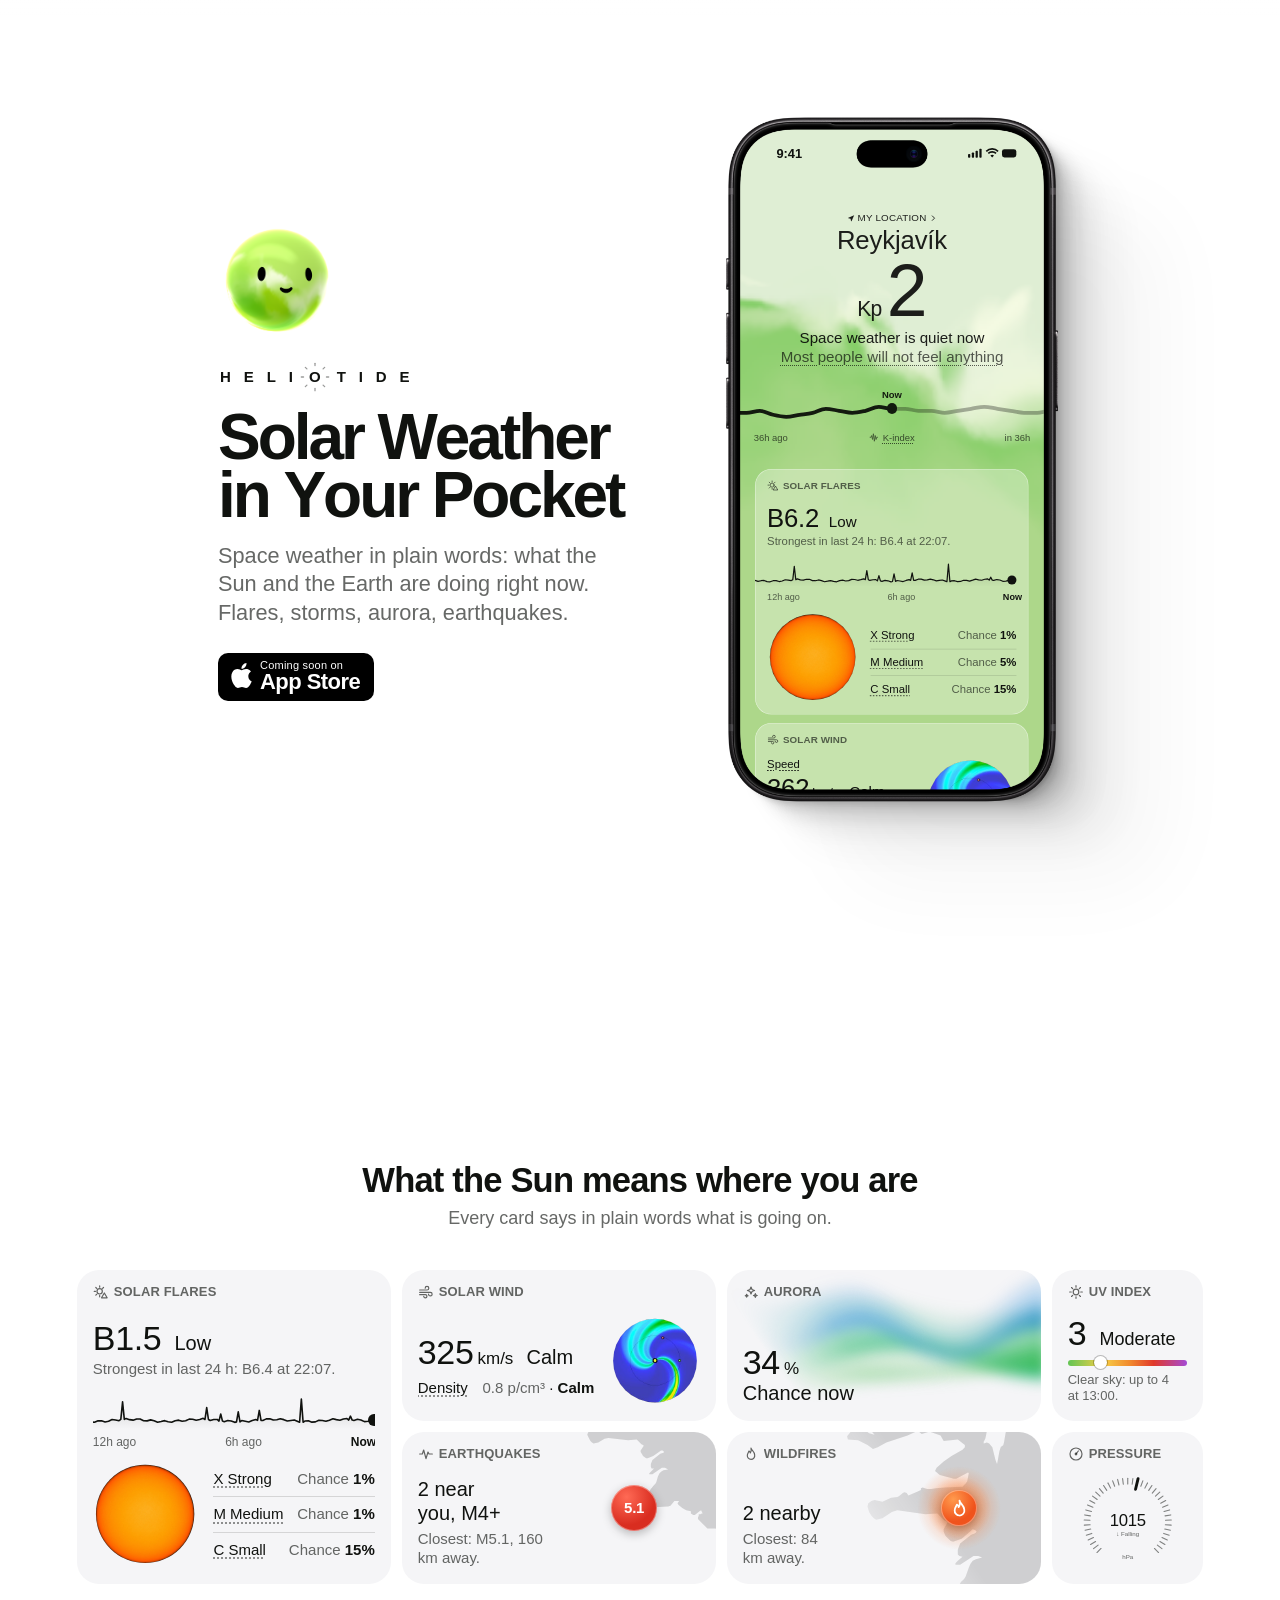
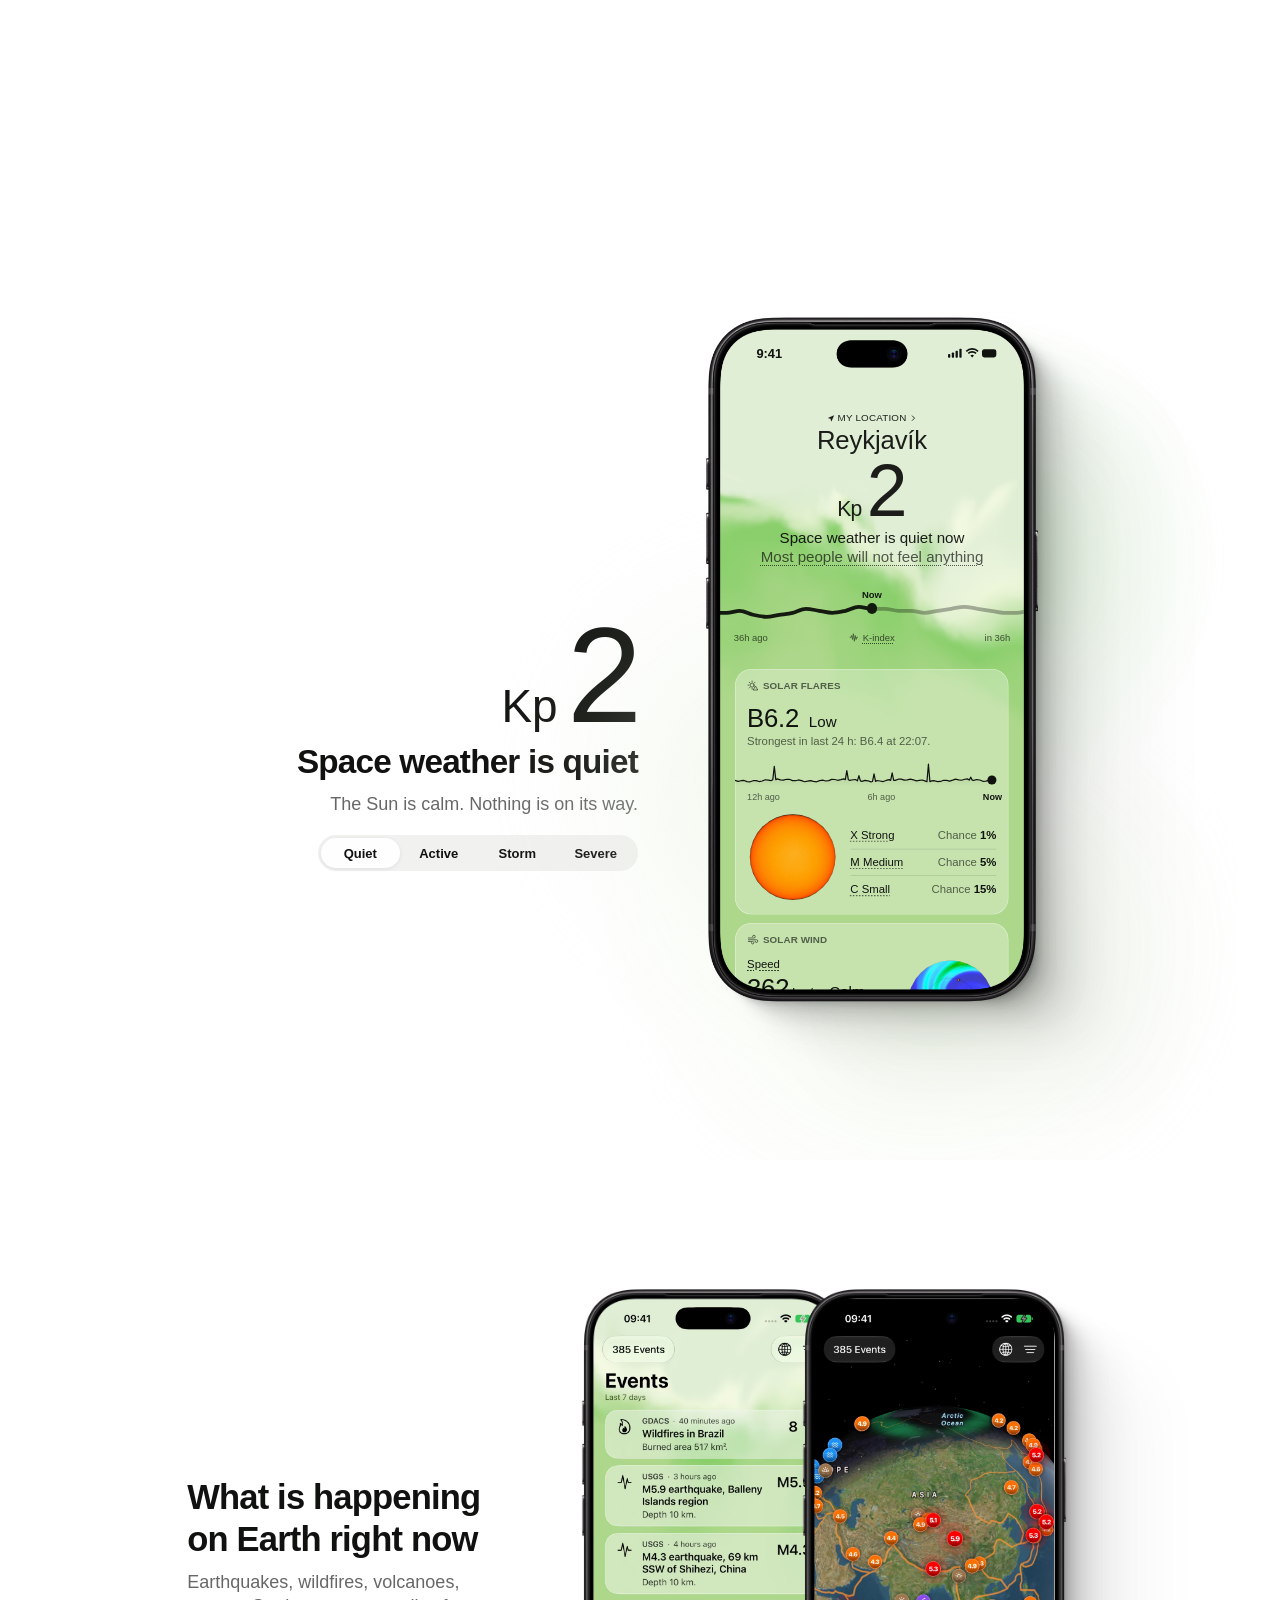
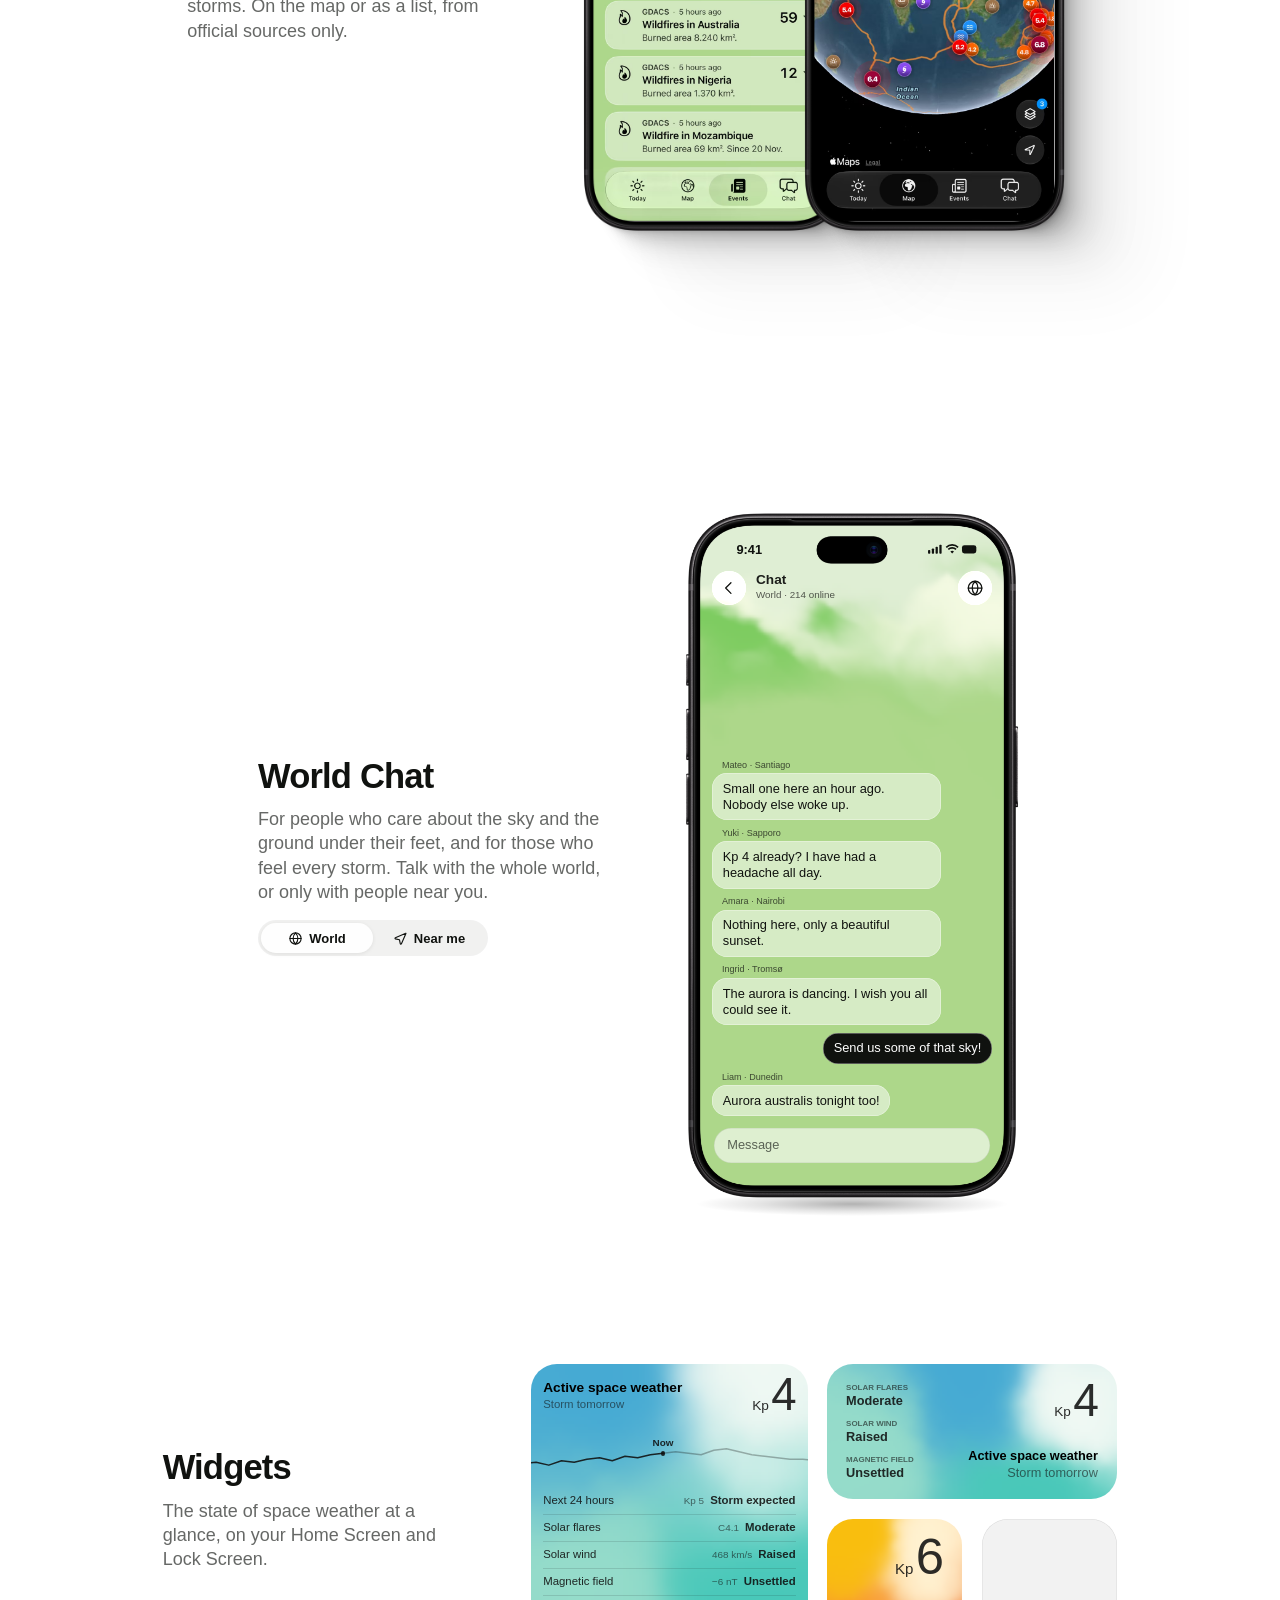
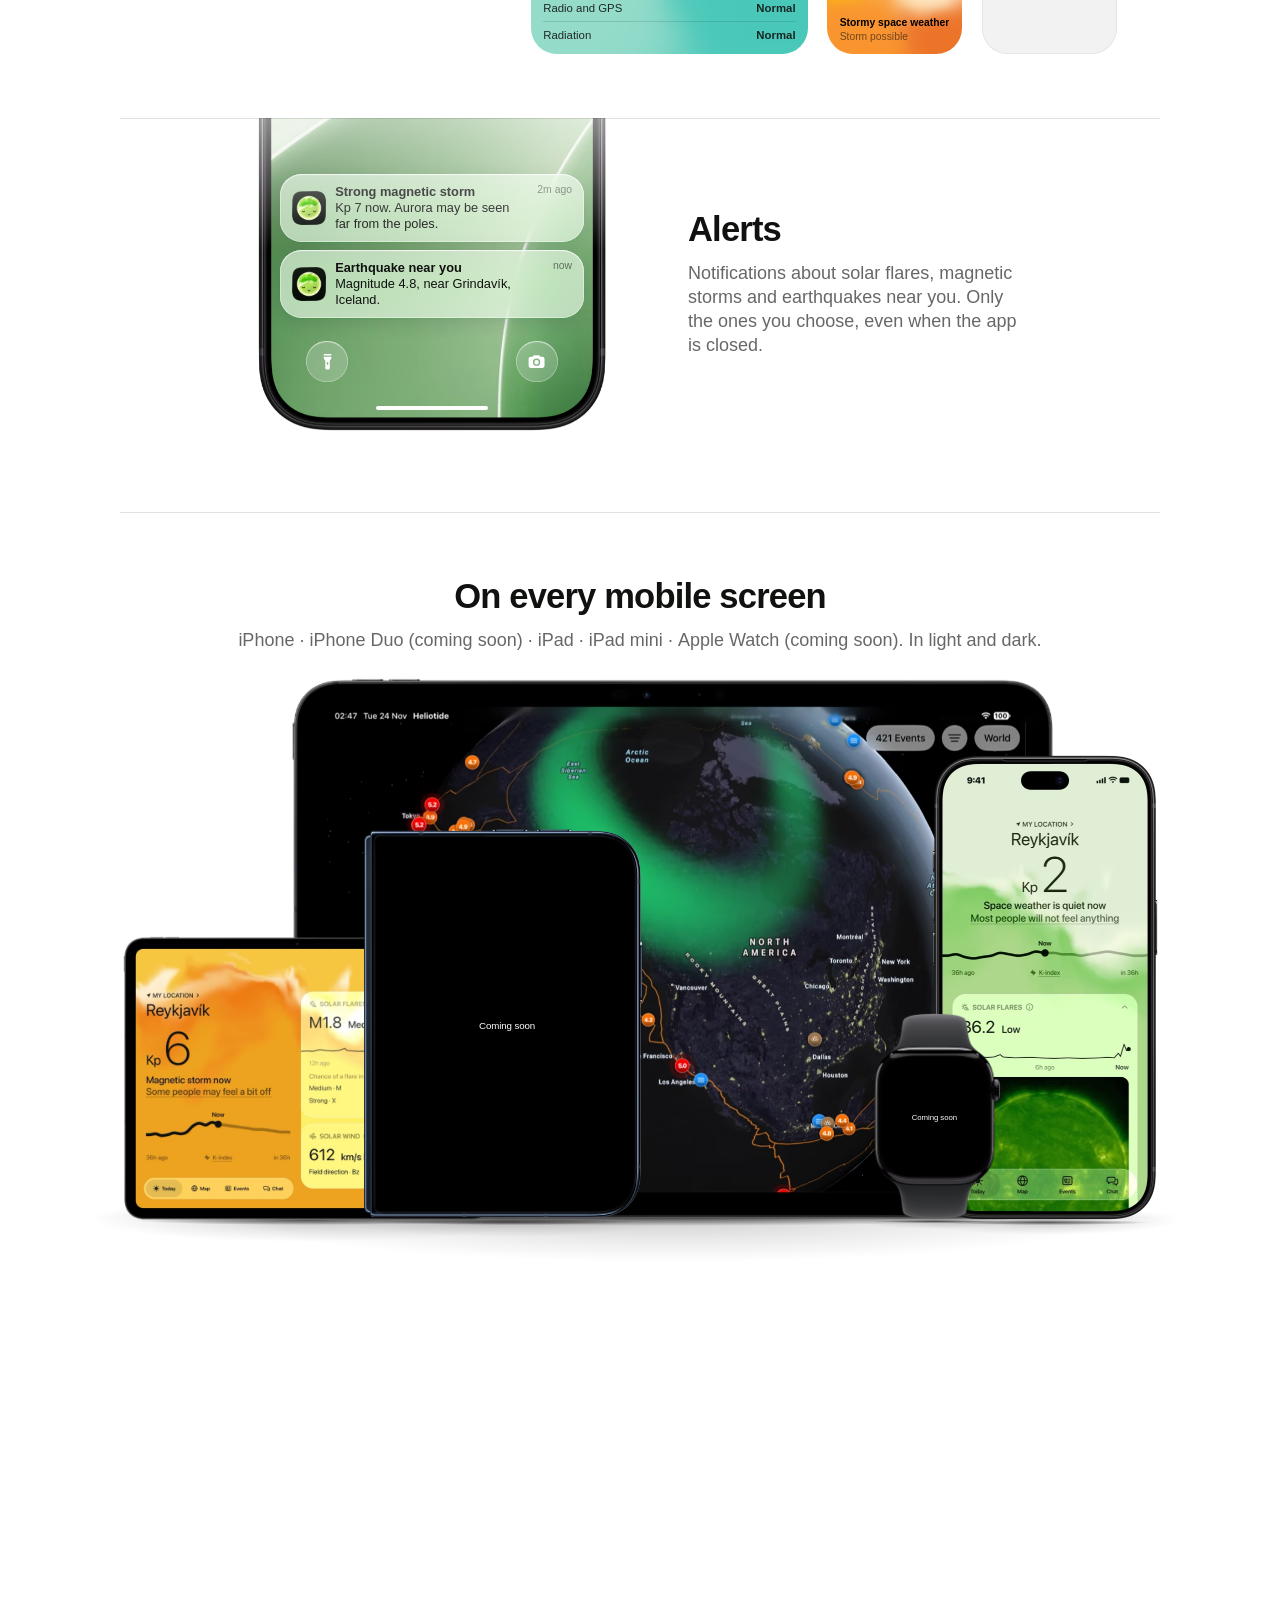
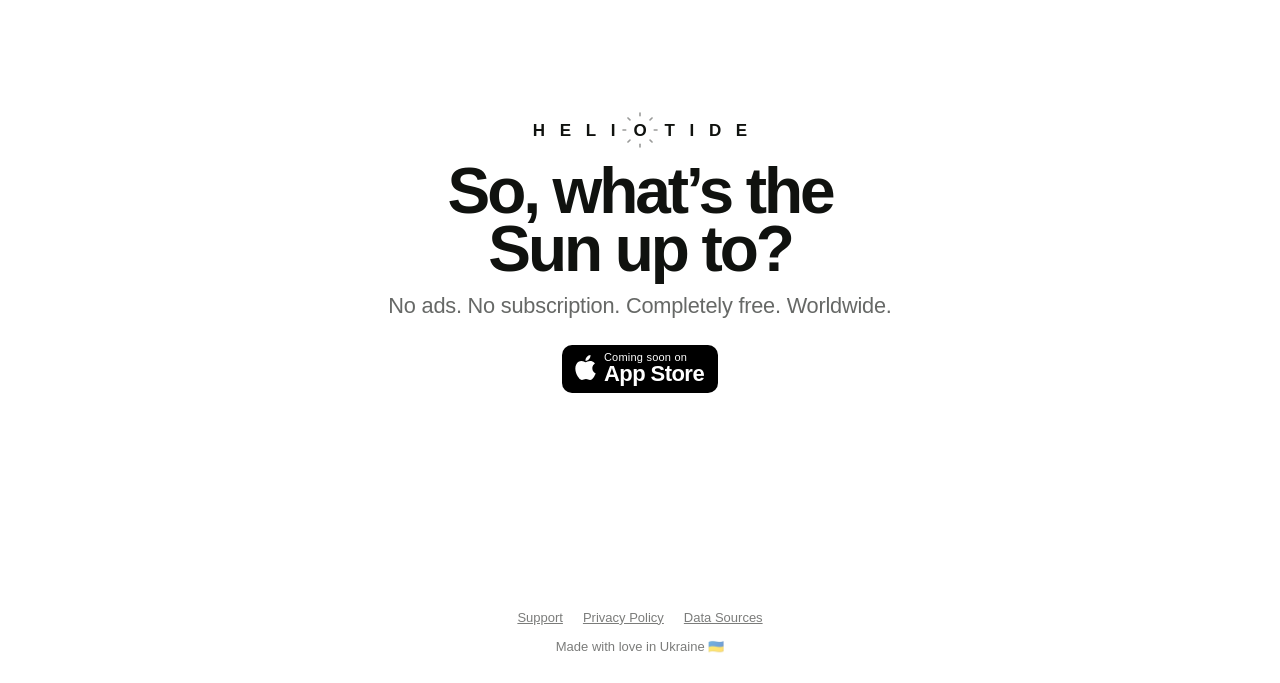
<file: index.html>
<!doctype html>
<html lang="en">
<head>
  <meta charset="utf-8">
  <meta name="viewport" content="width=device-width, initial-scale=1, viewport-fit=cover">
  <title>Heliotide: Space Weather, Solar Flares and Earthquakes</title>
  <meta name="description" content="Free iPhone and iPad app for space weather in plain words: live K-index, solar flares, solar wind, aurora, magnetic storm alerts and earthquakes near you.">
  <link rel="canonical" href="https://heliotide.app/">
  <meta name="color-scheme" content="light dark">
  <meta name="theme-color" content="#ffffff" media="(prefers-color-scheme: light)">
  <meta name="theme-color" content="#121214" media="(prefers-color-scheme: dark)">
  <meta name="referrer" content="no-referrer">
  <meta name="format-detection" content="telephone=no">
  <meta property="og:type" content="website">
  <meta property="og:site_name" content="Heliotide">
  <meta property="og:title" content="Heliotide: Solar Weather in Your Pocket">
  <meta property="og:description" content="Space weather in plain words: what the Sun and the Earth are doing right now. A free app for iPhone and iPad.">
  <meta property="og:url" content="https://heliotide.app/">
  <meta property="og:image" content="https://heliotide.app/img/og-2.jpg">
  <meta property="og:image:width" content="1200">
  <meta property="og:image:height" content="630">
  <meta property="og:image:alt" content="The Heliotide orb with a sleepy face next to an iPhone that shows Reykjavík: Kp 2, space weather is quiet now">
  <meta property="og:locale" content="en_US">
  <meta name="twitter:card" content="summary_large_image">
  <link rel="icon" href="favicon.ico" sizes="32x32">
  <link rel="icon" type="image/png" sizes="96x96" href="img/favicon-96.png">
  <link rel="icon" type="image/png" sizes="192x192" href="img/favicon-192.png">
  <link rel="apple-touch-icon" href="img/apple-touch-icon.png">
  <script type="application/ld+json">{"@context":"https://schema.org","@graph":[{"@type":"WebSite","@id":"https://heliotide.app/#site","name":"Heliotide","url":"https://heliotide.app/","inLanguage":"en"},{"@type":"MobileApplication","@id":"https://heliotide.app/#app","name":"Heliotide: Space Weather","url":"https://heliotide.app/","image":"https://heliotide.app/img/favicon-512.png","description":"Space weather in plain words: live K-index, solar flares, solar wind, aurora, alerts and earthquakes near you.","operatingSystem":"iOS 18 or later, iPadOS 18 or later","applicationCategory":"UtilitiesApplication","isAccessibleForFree":true,"offers":{"@type":"Offer","price":"0","priceCurrency":"USD"}}]}</script>
  <style>html,body{background:#fff}@media (prefers-color-scheme:dark){html,body{background:#121214}}</style>
  <link rel="stylesheet" href="site.css?v=38">
  <noscript><style>.soft, .family .m, [data-write], #hero .intro > *, #hero .show, #bar .word > span { opacity: 1 !important; filter: none !important; transform: none !important; } #status { display: none; }</style></noscript>
</head>
<body>
  <i class="veil" aria-hidden="true"></i>
  <div id="bar"><i class="haze a"></i><i class="haze b"></i><div class="word" role="img" aria-label="Heliotide"><span style="--i:0">H</span><span style="--i:1">E</span><span style="--i:2">L</span><span style="--i:3">I</span><span class="sun_" style="--i:4"><svg viewBox="-100 -100 200 200" aria-hidden="true"><line style="--i:0" x1="0.0" y1="-62.0" x2="0.0" y2="-74.0"/><line style="--i:1" x1="43.8" y1="-43.8" x2="52.3" y2="-52.3"/><line style="--i:2" x1="62.0" y1="0.0" x2="74.0" y2="0.0"/><line style="--i:3" x1="43.8" y1="43.8" x2="52.3" y2="52.3"/><line style="--i:4" x1="0.0" y1="62.0" x2="0.0" y2="74.0"/><line style="--i:5" x1="-43.8" y1="43.8" x2="-52.3" y2="52.3"/><line style="--i:6" x1="-62.0" y1="0.0" x2="-74.0" y2="0.0"/><line style="--i:7" x1="-43.8" y1="-43.8" x2="-52.3" y2="-52.3"/></svg><div class="o" data-orb="bar"></div><b>O</b></span><span style="--i:5">T</span><span style="--i:6">I</span><span style="--i:7">D</span><span style="--i:8">E</span></div></div>

  <main>
    <section class="part split" id="hero">
      <div class="intro">
        <div class="slot" data-orb="hero"></div>
        <div class="word heroword" role="img" aria-label="Heliotide"><span style="--i:0">H</span><span style="--i:1">E</span><span style="--i:2">L</span><span style="--i:3">I</span><span class="sun_" style="--i:4"><svg viewBox="-100 -100 200 200" aria-hidden="true"><line style="--i:0" x1="0.0" y1="-62.0" x2="0.0" y2="-74.0"/><line style="--i:1" x1="43.8" y1="-43.8" x2="52.3" y2="-52.3"/><line style="--i:2" x1="62.0" y1="0.0" x2="74.0" y2="0.0"/><line style="--i:3" x1="43.8" y1="43.8" x2="52.3" y2="52.3"/><line style="--i:4" x1="0.0" y1="62.0" x2="0.0" y2="74.0"/><line style="--i:5" x1="-43.8" y1="43.8" x2="-52.3" y2="52.3"/><line style="--i:6" x1="-62.0" y1="0.0" x2="-74.0" y2="0.0"/><line style="--i:7" x1="-43.8" y1="-43.8" x2="-52.3" y2="-52.3"/></svg><b>O</b></span><span style="--i:5">T</span><span style="--i:6">I</span><span style="--i:7">D</span><span style="--i:8">E</span></div>
        <h1 data-write="char">Solar Weather in Your Pocket</h1>
        <p data-write="word" style="--s:.45s">Space weather in plain words: what the Sun and the Earth are doing right now. Flares, storms, aurora, earthquakes.</p>
        <span class="store soon" role="img" aria-label="Coming soon on the App Store"><svg class="apple" viewBox="0 0 24 24" aria-hidden="true"><path d="M12.152 6.896c-.948 0-2.415-1.078-3.96-1.04-2.04.027-3.91 1.183-4.961 3.014-2.117 3.675-.546 9.103 1.519 12.09 1.013 1.454 2.208 3.09 3.792 3.039 1.52-.065 2.09-.987 3.935-.987 1.831 0 2.35.987 3.96.948 1.637-.026 2.676-1.48 3.676-2.948 1.156-1.688 1.636-3.325 1.662-3.415-.039-.013-3.182-1.221-3.22-4.857-.026-3.04 2.48-4.494 2.597-4.559-1.429-2.09-3.623-2.324-4.39-2.376-2-.156-3.675 1.09-4.61 1.09zM15.53 3.83c.843-1.012 1.4-2.427 1.245-3.83-1.207.052-2.662.805-3.532 1.818-.78.896-1.454 2.338-1.273 3.714 1.338.104 2.715-.688 3.559-1.701"/></svg><span><small>Coming soon on</small><b>App Store</b></span></span>
      </div>
      <div class="show holder" aria-hidden="true"><div class="dev phone" data-screen="phone"></div></div>
    </section>

    <section class="part" id="today">
      <div class="lead"><h2 data-write="word">What the Sun means where you are</h2><p data-write="word" style="--s:.25s">Every card says in plain words what is going on.</p></div>
      <div id="bento" class="mosaic"></div>
    </section>

    <section class="part split" id="status" aria-label="Space weather now">
      <div class="tell">
        <div class="slot so" data-orb="status" data-look="#kp" data-nofollow></div>
        <div class="soft"><p class="kp"><small>Kp</small><span id="kp"></span></p></div>
        <div class="soft" style="--d:.08s"><h2 id="state"></h2></div>
        <div class="soft" style="--d:.16s"><p id="means"></p></div>
        <div class="soft" style="--d:.24s"><div class="segments" role="group" aria-label="Show"><div class="thumb"></div><button type="button">Quiet</button><button type="button">Active</button><button type="button">Storm</button><button type="button">Severe</button></div></div>
      </div>
      <div class="holder soft rise" aria-hidden="true"><div class="aura"><i class="a0"></i><i class="a1"></i><i class="a2"></i><i class="a3"></i></div><div class="dev phone" data-screen="phone"></div></div>
    </section>

    <section class="part split" id="events">
      <div class="lead"><h2 data-write="word">What is happening on Earth right now</h2><p data-write="word" style="--s:.35s">Earthquakes, wildfires, volcanoes, storms. On the map or as a list, from official sources only.</p></div>
      <div class="pair">
        <div class="soft rise"><div class="dev phone"><picture><source media="(prefers-color-scheme: dark)" type="image/avif" srcset="img/events-dark.avif"><source media="(prefers-color-scheme: dark)" srcset="img/events-dark.jpg"><source type="image/avif" srcset="img/events-light.avif"><img class="shot" src="img/events-light.jpg" alt="A list of earthquakes and wildfires" loading="lazy"></picture></div></div>
        <div class="soft rise" style="--d:.14s"><div class="dev phone"><picture><source type="image/avif" srcset="img/map.avif"><img class="shot" data-tone="dark" src="img/map.jpg" alt="A globe with earthquakes and the aurora" loading="lazy"></picture></div></div>
      </div>
    </section>

    <section class="part split" id="chat">
      <div class="lead"><h2 data-write="word">World Chat</h2><p data-write="word" style="--s:.15s">For people who care about the sky and the ground under their feet, and for those who feel every storm. Talk with the whole world, or only with people near you.</p><div class="soft" style="--d:.3s"><div class="segments" role="group" aria-label="Room"><div class="thumb"></div><button type="button"><svg class="ic" viewBox="0 0 24 24" aria-hidden="true"><circle cx="12" cy="12" r="9"/><path d="M3 12h18M12 3c3 3 3.8 6 3.8 9s-.8 6-3.8 9c-3-3-3.8-6-3.8-9S9 6 12 3Z"/></svg>World</button><button type="button"><svg class="ic" viewBox="0 0 24 24" aria-hidden="true"><path d="M20.5 3.5 3.8 10.7c-.9.4-.8 1.6.1 1.9l6.4 1.3 1.3 6.4c.2 1 1.5 1.1 1.9.2l7.2-16.6c.1-.3-.1-.5-.2-.4Z"/></svg>Near me</button></div></div></div>
      <div class="holder soft rise"><div class="dev phone" data-screen="chat" aria-hidden="true"></div><div class="pal a" aria-hidden="true"></div><div class="pal b" aria-hidden="true"></div><div class="pal c" aria-hidden="true"></div><div class="pal d" aria-hidden="true"></div></div>
    </section>

    <section class="part split more" id="widgets">
      <div class="lead"><h2 data-write="word">Widgets</h2><p data-write="word" style="--s:.15s">The state of space weather at a glance, on your Home Screen and Lock Screen.</p></div>
      <div class="rail" aria-hidden="true">
        <div class="w large soft rise" data-widget="large" data-shift="1"></div>
        <div class="col">
          <div class="w medium soft rise" style="--d:.1s" data-widget="medium" data-shift="2"></div>
          <div class="line"><div class="w small soft rise" style="--d:.2s" data-widget="small" data-shift="3"></div><div class="otile soft rise" style="--d:.3s"><div class="slot" data-orb="widgets" data-look="#widgets .w.medium" data-feel="smile curious smile content"></div></div></div>
        </div>
      </div>
    </section>

    <section class="part split more" id="alerts">
      <div class="lead"><h2 data-write="word">Alerts</h2><p data-write="word" style="--s:.15s">Notifications about solar flares, magnetic storms and earthquakes near you. Only the ones you choose, even when the app is closed.</p></div>
      <div class="low soft rise" aria-hidden="true"><div class="dev phone" data-screen="lock"></div></div>
    </section>

    <section class="part more" id="devices">
      <div class="lead"><h2 data-write="word">On every mobile screen</h2><p data-write="word" style="--s:.15s">iPhone · iPhone Duo (coming soon) · iPad · iPad mini · Apple Watch (coming soon). In light and dark.</p></div>
      <div class="family soft-set">
        <div class="m m-ipad from-r"><picture><source type="image/avif" srcset="img/family-ipad-light.avif"><img src="img/family-ipad-light.png" alt="The map of Heliotide on an iPad" loading="lazy" draggable="false"></picture></div>
        <div class="m m-mini from-l"><picture><source media="(prefers-color-scheme: dark)" type="image/avif" srcset="img/family-mini-dark.avif"><source media="(prefers-color-scheme: dark)" srcset="img/family-mini-dark.png"><source type="image/avif" srcset="img/family-mini-light.avif"><img src="img/family-mini-light.png" alt="Today on an iPad mini during a magnetic storm" loading="lazy" draggable="false"></picture></div>
        <!-- Duo is not supported yet (release 11-27): the real chat screen comes back later.
        <div class="m m-duo from-l"><picture><source media="(prefers-color-scheme: dark)" type="image/avif" srcset="img/family-duoc-dark.avif"><source media="(prefers-color-scheme: dark)" srcset="img/family-duoc-dark.png"><source type="image/avif" srcset="img/family-duoc-light.avif"><img src="img/family-duoc-light.png" alt="World Chat on a closed iPhone Duo" loading="lazy" draggable="false"></picture></div> -->
        <div class="m m-duo from-l"><picture><source type="image/avif" srcset="img/family-duo-soon.avif"><img src="img/family-duo-soon.png" alt="iPhone Duo, coming soon" loading="lazy" draggable="false"></picture><span class="later" aria-hidden="true">Coming soon</span></div>
        <div class="m m-phone from-r"><picture><source media="(prefers-color-scheme: dark)" type="image/avif" srcset="img/family-phone-dark.avif"><source media="(prefers-color-scheme: dark)" srcset="img/family-phone-dark.png"><source type="image/avif" srcset="img/family-phone-light.avif"><img src="img/family-phone-light.png" alt="Today on an iPhone, quiet space weather" loading="lazy" draggable="false"></picture></div>
        <!-- Apple Watch is not supported yet (release 11-27): the real screen comes back later.
        <div class="m m-watch from-r"><picture><source type="image/avif" srcset="img/family-watch-light.avif"><img src="img/family-watch-light.png" alt="Heliotide on an Apple Watch: quiet space weather, Kp 3" loading="lazy" draggable="false"></picture></div> -->
        <div class="m m-watch from-r"><picture><source type="image/avif" srcset="img/family-watch-soon.avif"><img src="img/family-watch-soon.png" alt="Apple Watch, coming soon" loading="lazy" draggable="false"></picture><span class="later" aria-hidden="true">Coming soon</span></div>
      </div>
    </section>

    <section class="part split" id="end">
      <div class="lead">
        <div class="word endword" role="img" aria-label="Heliotide"><span style="--i:0">H</span><span style="--i:1">E</span><span style="--i:2">L</span><span style="--i:3">I</span><span class="sun_" style="--i:4"><svg viewBox="-100 -100 200 200" aria-hidden="true"><line style="--i:0" x1="0.0" y1="-62.0" x2="0.0" y2="-74.0"/><line style="--i:1" x1="43.8" y1="-43.8" x2="52.3" y2="-52.3"/><line style="--i:2" x1="62.0" y1="0.0" x2="74.0" y2="0.0"/><line style="--i:3" x1="43.8" y1="43.8" x2="52.3" y2="52.3"/><line style="--i:4" x1="0.0" y1="62.0" x2="0.0" y2="74.0"/><line style="--i:5" x1="-43.8" y1="43.8" x2="-52.3" y2="52.3"/><line style="--i:6" x1="-62.0" y1="0.0" x2="-74.0" y2="0.0"/><line style="--i:7" x1="-43.8" y1="-43.8" x2="-52.3" y2="-52.3"/></svg><b>O</b></span><span style="--i:5">T</span><span style="--i:6">I</span><span style="--i:7">D</span><span style="--i:8">E</span></div>
        <h2 data-write="word">So, what’s the Sun up to?</h2>
        <p class="deal" data-write="word" style="--s:.3s">No ads. No subscription. Completely free. Worldwide.</p>
        <span class="store soon" role="img" aria-label="Coming soon on the App Store"><svg class="apple" viewBox="0 0 24 24" aria-hidden="true"><path d="M12.152 6.896c-.948 0-2.415-1.078-3.96-1.04-2.04.027-3.91 1.183-4.961 3.014-2.117 3.675-.546 9.103 1.519 12.09 1.013 1.454 2.208 3.09 3.792 3.039 1.52-.065 2.09-.987 3.935-.987 1.831 0 2.35.987 3.96.948 1.637-.026 2.676-1.48 3.676-2.948 1.156-1.688 1.636-3.325 1.662-3.415-.039-.013-3.182-1.221-3.22-4.857-.026-3.04 2.48-4.494 2.597-4.559-1.429-2.09-3.623-2.324-4.39-2.376-2-.156-3.675 1.09-4.61 1.09zM15.53 3.83c.843-1.012 1.4-2.427 1.245-3.83-1.207.052-2.662.805-3.532 1.818-.78.896-1.454 2.338-1.273 3.714 1.338.104 2.715-.688 3.559-1.701"/></svg><span><small>Coming soon on</small><b>App Store</b></span></span>
      </div>
      <div class="slot art" data-orb="end" data-look="#end .store"></div>
    </section>
  </main>
  <footer>
    <nav aria-label="Pages"><a href="support/">Support</a><a href="privacy/">Privacy Policy</a><a href="sources/">Data Sources</a></nav>
    <p class="love">Made with love in Ukraine <span role="img" aria-label="flag of Ukraine">🇺🇦</span></p>
  </footer>
  <script src="base.js?v=38"></script>
  <script src="shaders.js?v=38"></script>
  <script src="face.js?v=38"></script>
  <script src="app.js?v=38"></script>
  <script src="site.js?v=38"></script>
</body>
</html>
</file>
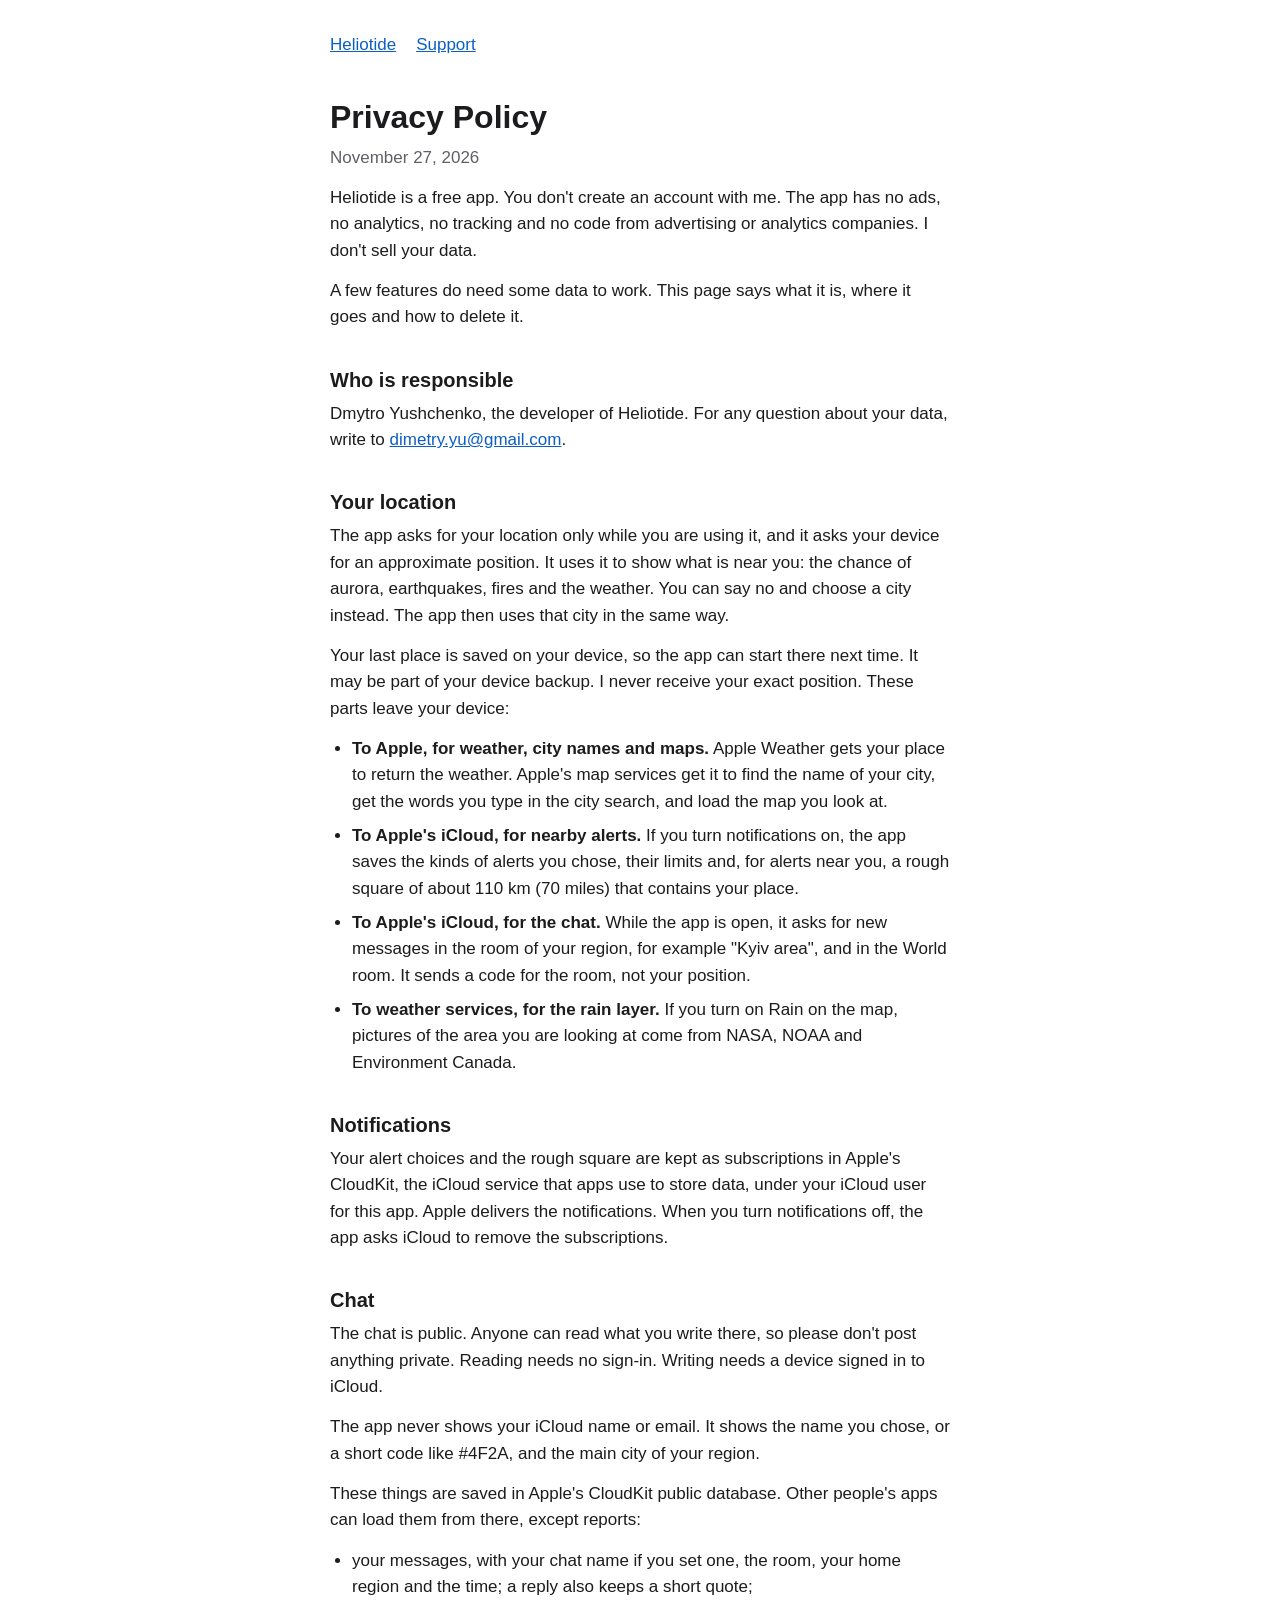
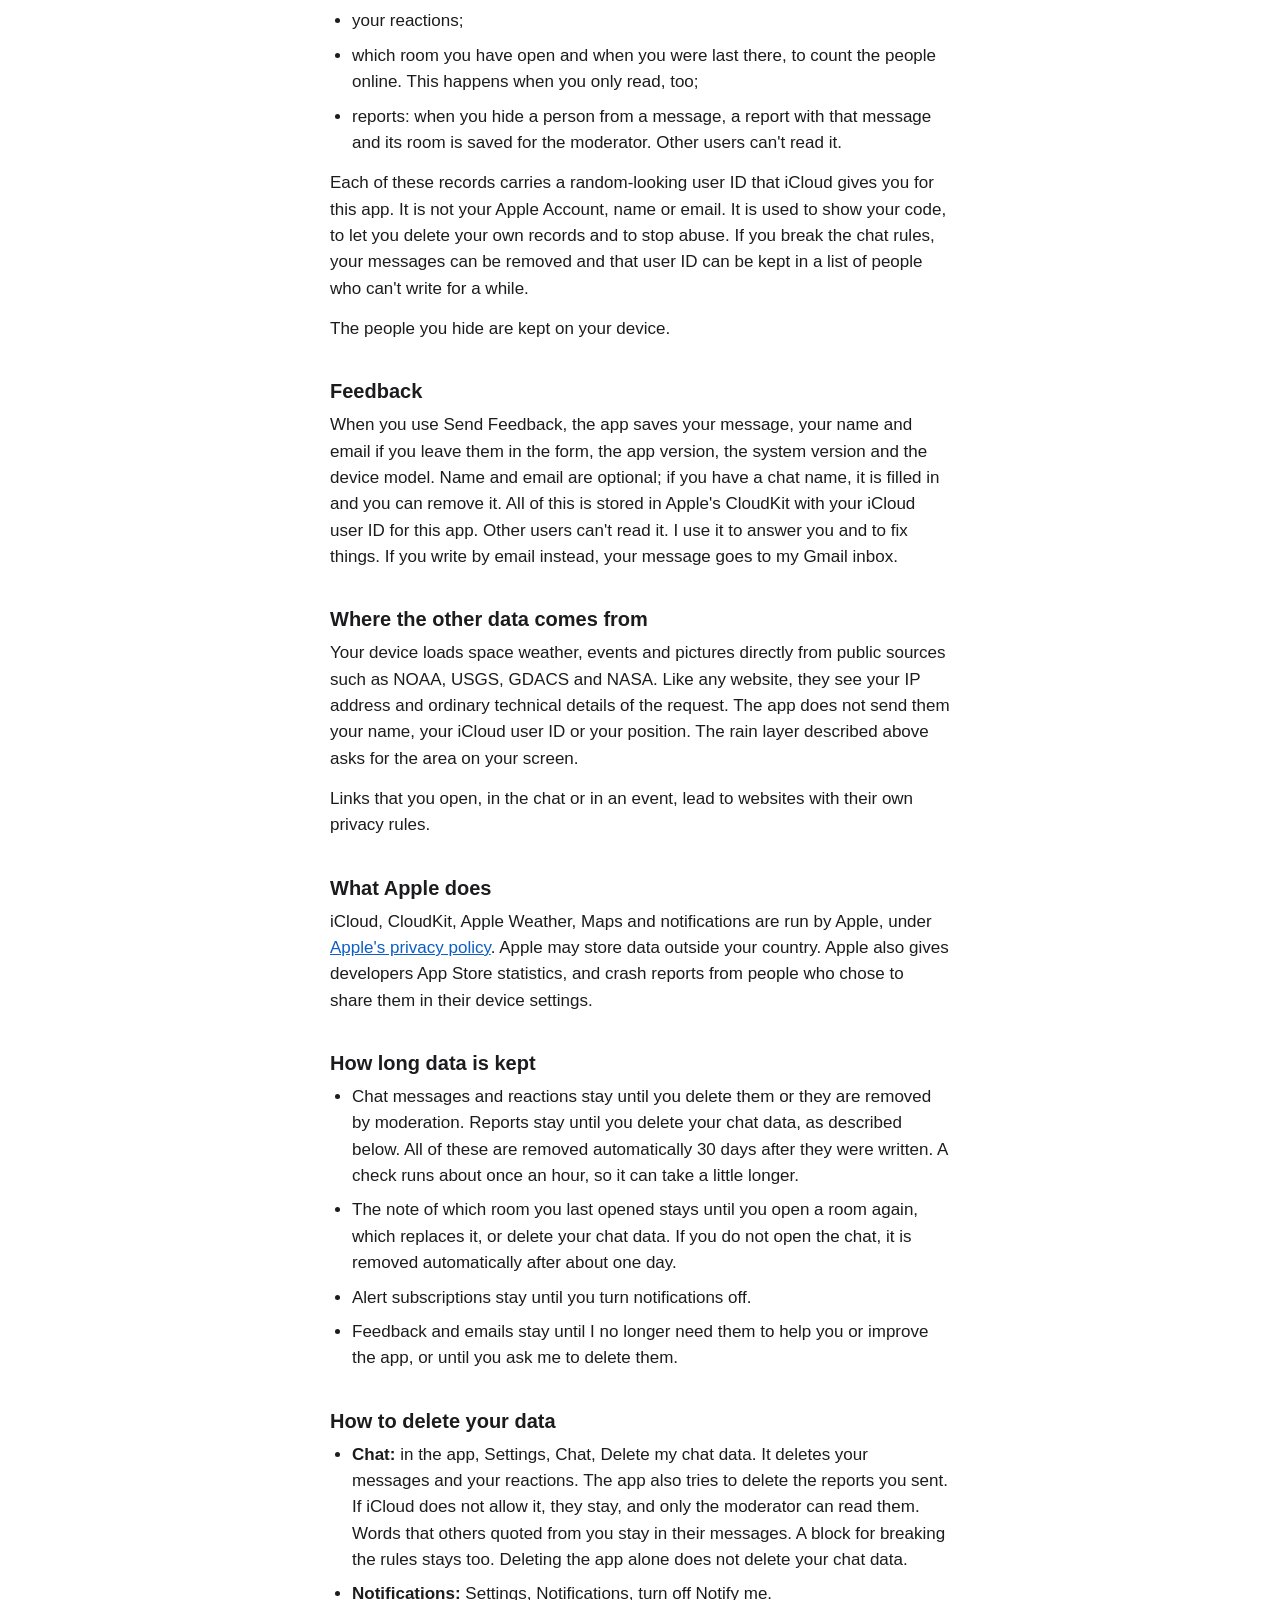
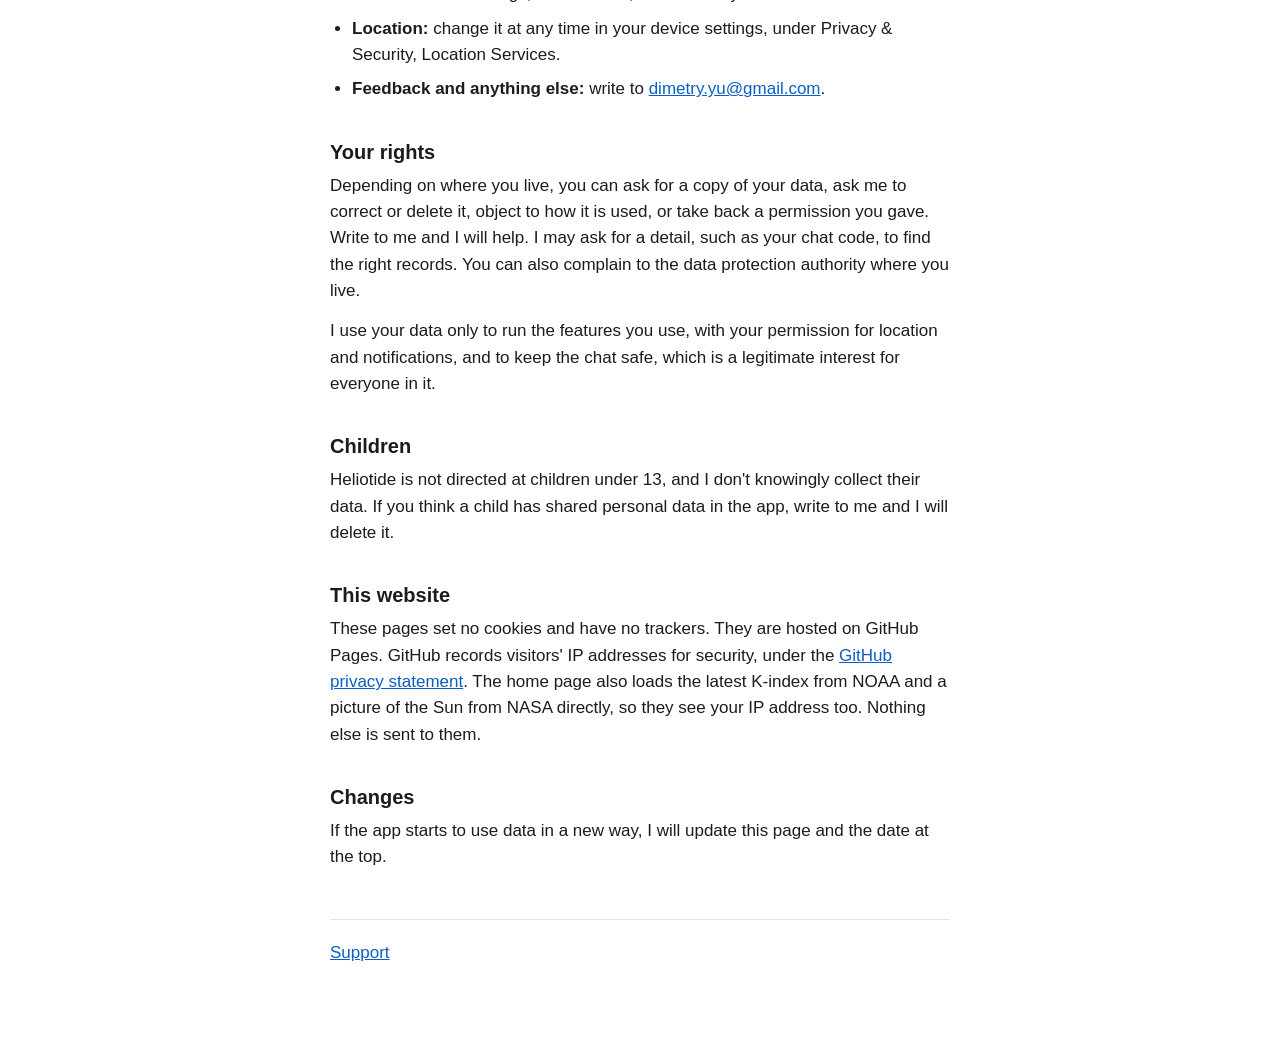
<file: privacy/index.html>
<!doctype html>
<html lang="en">
<head>
  <meta charset="utf-8">
  <meta name="viewport" content="width=device-width, initial-scale=1">
  <title>Privacy Policy · Heliotide</title>
  <meta name="description" content="What the Heliotide app does with your data, in plain words.">
  <link rel="canonical" href="https://heliotide.app/privacy/">
  <meta name="color-scheme" content="light dark">
  <meta name="referrer" content="no-referrer">
  <link rel="icon" href="data:,">
  <style>
    :root { color-scheme: light dark; --bg: #ffffff; --text: #1c1c1e; --quiet: #5f5f65; --line: #e3e3e6; --link: #0b5fc4; }
    @media (prefers-color-scheme: dark) {
      :root { --bg: #121214; --text: #f2f2f4; --quiet: #a5a5ab; --line: #2f2f33; --link: #7ab8ff; }
    }
    * { box-sizing: border-box; }
    body { margin: 0; background: var(--bg); color: var(--text); font: 17px/1.55 -apple-system, BlinkMacSystemFont, "Segoe UI", Roboto, sans-serif; -webkit-text-size-adjust: 100%; overflow-wrap: break-word; }
    .page { max-width: 660px; margin: 0 auto; padding: 24px 20px 64px; }
    nav { display: flex; gap: 20px; }
    nav a, footer a { display: inline-block; padding: 8px 0; }
    h1 { font-size: 32px; line-height: 1.2; margin: 32px 0 8px; }
    h2 { font-size: 20px; line-height: 1.3; margin: 36px 0 8px; }
    p, ul { margin: 0 0 14px; }
    ul { padding-left: 22px; }
    li { margin-bottom: 8px; }
    a { color: var(--link); }
    .quiet { color: var(--quiet); }
    footer { margin-top: 48px; padding-top: 12px; border-top: 1px solid var(--line); color: var(--quiet); }
  </style>
</head>
<body>
  <div class="page">
    <nav aria-label="Pages">
      <a href="../">Heliotide</a>
      <a href="../support/">Support</a>
    </nav>
    <main>
      <h1>Privacy Policy</h1>
      <p class="quiet">November 27, 2026</p>
      <p>Heliotide is a free app. You don't create an account with me. The app has no ads, no analytics, no tracking and no code from advertising or analytics companies. I don't sell your data.</p>
      <p>A few features do need some data to work. This page says what it is, where it goes and how to delete it.</p>

      <h2>Who is responsible</h2>
      <p>Dmytro Yushchenko, the developer of Heliotide. For any question about your data, write to <a href="mailto:dimetry.yu@gmail.com">dimetry.yu@gmail.com</a>.</p>

      <h2>Your location</h2>
      <p>The app asks for your location only while you are using it, and it asks your device for an approximate position. It uses it to show what is near you: the chance of aurora, earthquakes, fires and the weather. You can say no and choose a city instead. The app then uses that city in the same way.</p>
      <p>Your last place is saved on your device, so the app can start there next time. It may be part of your device backup. I never receive your exact position. These parts leave your device:</p>
      <ul>
        <li><strong>To Apple, for weather, city names and maps.</strong> Apple Weather gets your place to return the weather. Apple's map services get it to find the name of your city, get the words you type in the city search, and load the map you look at.</li>
        <li><strong>To Apple's iCloud, for nearby alerts.</strong> If you turn notifications on, the app saves the kinds of alerts you chose, their limits and, for alerts near you, a rough square of about 110 km (70 miles) that contains your place.</li>
        <li><strong>To Apple's iCloud, for the chat.</strong> While the app is open, it asks for new messages in the room of your region, for example "Kyiv area", and in the World room. It sends a code for the room, not your position.</li>
        <li><strong>To weather services, for the rain layer.</strong> If you turn on Rain on the map, pictures of the area you are looking at come from NASA, NOAA and Environment Canada.</li>
      </ul>

      <h2>Notifications</h2>
      <p>Your alert choices and the rough square are kept as subscriptions in Apple's CloudKit, the iCloud service that apps use to store data, under your iCloud user for this app. Apple delivers the notifications. When you turn notifications off, the app asks iCloud to remove the subscriptions.</p>

      <h2>Chat</h2>
      <p>The chat is public. Anyone can read what you write there, so please don't post anything private. Reading needs no sign-in. Writing needs a device signed in to iCloud.</p>
      <p>The app never shows your iCloud name or email. It shows the name you chose, or a short code like #4F2A, and the main city of your region.</p>
      <p>These things are saved in Apple's CloudKit public database. Other people's apps can load them from there, except reports:</p>
      <ul>
        <li>your messages, with your chat name if you set one, the room, your home region and the time; a reply also keeps a short quote;</li>
        <li>your reactions;</li>
        <li>which room you have open and when you were last there, to count the people online. This happens when you only read, too;</li>
        <li>reports: when you hide a person from a message, a report with that message and its room is saved for the moderator. Other users can't read it.</li>
      </ul>
      <p>Each of these records carries a random-looking user ID that iCloud gives you for this app. It is not your Apple Account, name or email. It is used to show your code, to let you delete your own records and to stop abuse. If you break the chat rules, your messages can be removed and that user ID can be kept in a list of people who can't write for a while.</p>
      <p>The people you hide are kept on your device.</p>

      <h2>Feedback</h2>
      <p>When you use Send Feedback, the app saves your message, your name and email if you leave them in the form, the app version, the system version and the device model. Name and email are optional; if you have a chat name, it is filled in and you can remove it. All of this is stored in Apple's CloudKit with your iCloud user ID for this app. Other users can't read it. I use it to answer you and to fix things. If you write by email instead, your message goes to my Gmail inbox.</p>

      <h2>Where the other data comes from</h2>
      <p>Your device loads space weather, events and pictures directly from public sources such as NOAA, USGS, GDACS and NASA. Like any website, they see your IP address and ordinary technical details of the request. The app does not send them your name, your iCloud user ID or your position. The rain layer described above asks for the area on your screen.</p>
      <p>Links that you open, in the chat or in an event, lead to websites with their own privacy rules.</p>

      <h2>What Apple does</h2>
      <p>iCloud, CloudKit, Apple Weather, Maps and notifications are run by Apple, under <a href="https://www.apple.com/legal/privacy/">Apple's privacy policy</a>. Apple may store data outside your country. Apple also gives developers App Store statistics, and crash reports from people who chose to share them in their device settings.</p>

      <h2>How long data is kept</h2>
      <ul>
        <li>Chat messages and reactions stay until you delete them or they are removed by moderation. Reports stay until you delete your chat data, as described below. All of these are removed automatically 30 days after they were written. A check runs about once an hour, so it can take a little longer.</li>
        <li>The note of which room you last opened stays until you open a room again, which replaces it, or delete your chat data. If you do not open the chat, it is removed automatically after about one day.</li>
        <li>Alert subscriptions stay until you turn notifications off.</li>
        <li>Feedback and emails stay until I no longer need them to help you or improve the app, or until you ask me to delete them.</li>
      </ul>

      <h2>How to delete your data</h2>
      <ul>
        <li><strong>Chat:</strong> in the app, Settings, Chat, Delete my chat data. It deletes your messages and your reactions. The app also tries to delete the reports you sent. If iCloud does not allow it, they stay, and only the moderator can read them. Words that others quoted from you stay in their messages. A block for breaking the rules stays too. Deleting the app alone does not delete your chat data.</li>
        <li><strong>Notifications:</strong> Settings, Notifications, turn off Notify me.</li>
        <li><strong>Location:</strong> change it at any time in your device settings, under Privacy &amp; Security, Location Services.</li>
        <li><strong>Feedback and anything else:</strong> write to <a href="mailto:dimetry.yu@gmail.com">dimetry.yu@gmail.com</a>.</li>
      </ul>

      <h2>Your rights</h2>
      <p>Depending on where you live, you can ask for a copy of your data, ask me to correct or delete it, object to how it is used, or take back a permission you gave. Write to me and I will help. I may ask for a detail, such as your chat code, to find the right records. You can also complain to the data protection authority where you live.</p>
      <p>I use your data only to run the features you use, with your permission for location and notifications, and to keep the chat safe, which is a legitimate interest for everyone in it.</p>

      <h2>Children</h2>
      <p>Heliotide is not directed at children under 13, and I don't knowingly collect their data. If you think a child has shared personal data in the app, write to me and I will delete it.</p>

      <h2>This website</h2>
      <p>These pages set no cookies and have no trackers. They are hosted on GitHub Pages. GitHub records visitors' IP addresses for security, under the <a href="https://docs.github.com/en/site-policy/privacy-policies/github-general-privacy-statement">GitHub privacy statement</a>. The home page also loads the latest K-index from NOAA and a picture of the Sun from NASA directly, so they see your IP address too. Nothing else is sent to them.</p>

      <h2>Changes</h2>
      <p>If the app starts to use data in a new way, I will update this page and the date at the top.</p>
    </main>
    <footer><a href="../support/">Support</a></footer>
  </div>
</body>
</html>
</file>
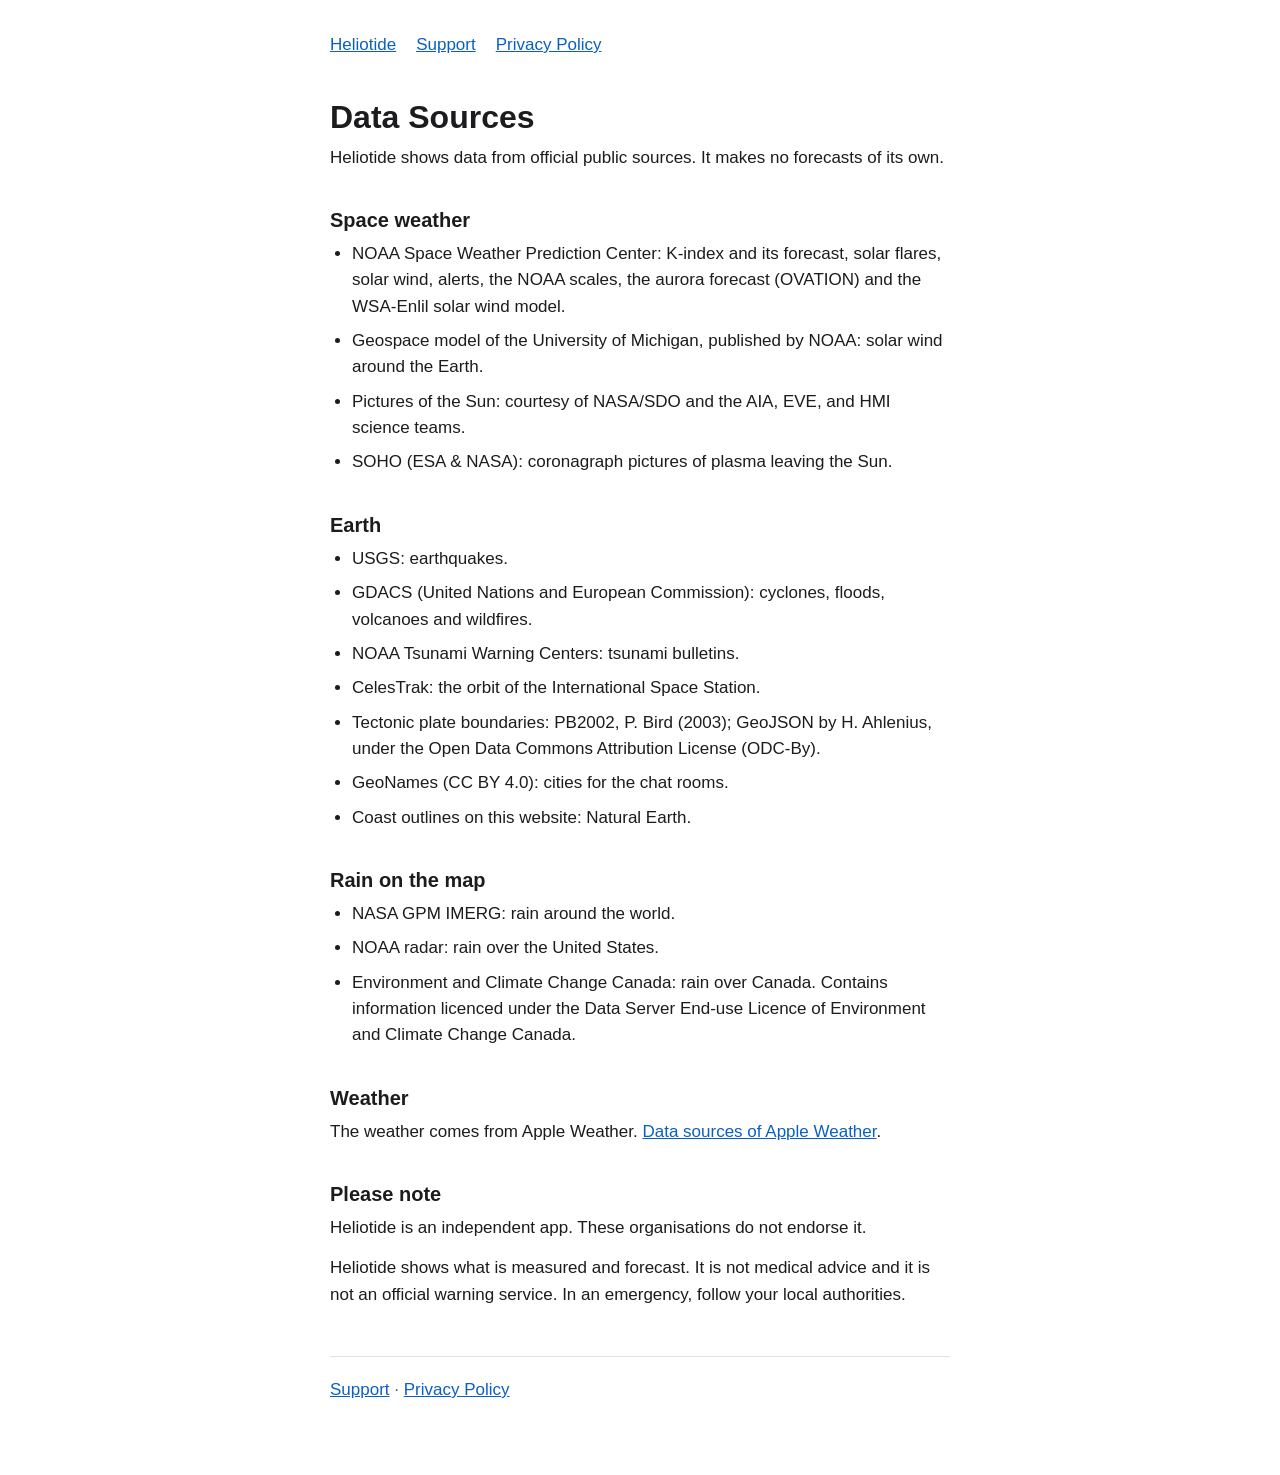
<file: sources/index.html>
<!doctype html>
<html lang="en">
<head>
  <meta charset="utf-8">
  <meta name="viewport" content="width=device-width, initial-scale=1">
  <title>Data Sources · Heliotide</title>
  <meta name="description" content="Where the space weather, earthquake and weather data in Heliotide come from.">
  <link rel="canonical" href="https://heliotide.app/sources/">
  <meta name="color-scheme" content="light dark">
  <meta name="referrer" content="no-referrer">
  <link rel="icon" href="data:,">
  <style>
    :root { color-scheme: light dark; --bg: #ffffff; --text: #1c1c1e; --quiet: #5f5f65; --line: #e3e3e6; --link: #0b5fc4; }
    @media (prefers-color-scheme: dark) {
      :root { --bg: #121214; --text: #f2f2f4; --quiet: #a5a5ab; --line: #2f2f33; --link: #7ab8ff; }
    }
    * { box-sizing: border-box; }
    body { margin: 0; background: var(--bg); color: var(--text); font: 17px/1.55 -apple-system, BlinkMacSystemFont, "Segoe UI", Roboto, sans-serif; -webkit-text-size-adjust: 100%; overflow-wrap: break-word; }
    .page { max-width: 660px; margin: 0 auto; padding: 24px 20px 64px; }
    nav { display: flex; gap: 20px; }
    nav a, footer a { display: inline-block; padding: 8px 0; }
    h1 { font-size: 32px; line-height: 1.2; margin: 32px 0 8px; }
    h2 { font-size: 20px; line-height: 1.3; margin: 36px 0 8px; }
    p, ul { margin: 0 0 14px; }
    ul { padding-left: 22px; }
    li { margin-bottom: 8px; }
    a { color: var(--link); }
    .quiet { color: var(--quiet); }
    footer { margin-top: 48px; padding-top: 12px; border-top: 1px solid var(--line); color: var(--quiet); }
  </style>
</head>
<body>
  <div class="page">
    <nav aria-label="Pages">
      <a href="../">Heliotide</a>
      <a href="../support/">Support</a>
      <a href="../privacy/">Privacy Policy</a>
    </nav>
    <main>
      <h1>Data Sources</h1>
      <p>Heliotide shows data from official public sources. It makes no forecasts of its own.</p>

      <h2>Space weather</h2>
      <ul>
        <li>NOAA Space Weather Prediction Center: K-index and its forecast, solar flares, solar wind, alerts, the NOAA scales, the aurora forecast (OVATION) and the WSA-Enlil solar wind model.</li>
        <li>Geospace model of the University of Michigan, published by NOAA: solar wind around the Earth.</li>
        <li>Pictures of the Sun: courtesy of NASA/SDO and the AIA, EVE, and HMI science teams.</li>
        <li>SOHO (ESA &amp; NASA): coronagraph pictures of plasma leaving the Sun.</li>
      </ul>

      <h2>Earth</h2>
      <ul>
        <li>USGS: earthquakes.</li>
        <li>GDACS (United Nations and European Commission): cyclones, floods, volcanoes and wildfires.</li>
        <li>NOAA Tsunami Warning Centers: tsunami bulletins.</li>
        <li>CelesTrak: the orbit of the International Space Station.</li>
        <li>Tectonic plate boundaries: PB2002, P. Bird (2003); GeoJSON by H. Ahlenius, under the Open Data Commons Attribution License (ODC-By).</li>
        <li>GeoNames (CC BY 4.0): cities for the chat rooms.</li>
        <li>Coast outlines on this website: Natural Earth.</li>
      </ul>

      <h2>Rain on the map</h2>
      <ul>
        <li>NASA GPM IMERG: rain around the world.</li>
        <li>NOAA radar: rain over the United States.</li>
        <li>Environment and Climate Change Canada: rain over Canada. Contains information licenced under the Data Server End-use Licence of Environment and Climate Change Canada.</li>
      </ul>

      <h2>Weather</h2>
      <p>The weather comes from Apple Weather. <a href="https://developer.apple.com/weatherkit/data-source-attribution/">Data sources of Apple Weather</a>.</p>

      <h2>Please note</h2>
      <p>Heliotide is an independent app. These organisations do not endorse it.</p>
      <p>Heliotide shows what is measured and forecast. It is not medical advice and it is not an official warning service. In an emergency, follow your local authorities.</p>
    </main>
    <footer><a href="../support/">Support</a> · <a href="../privacy/">Privacy Policy</a></footer>
  </div>
</body>
</html>
</file>
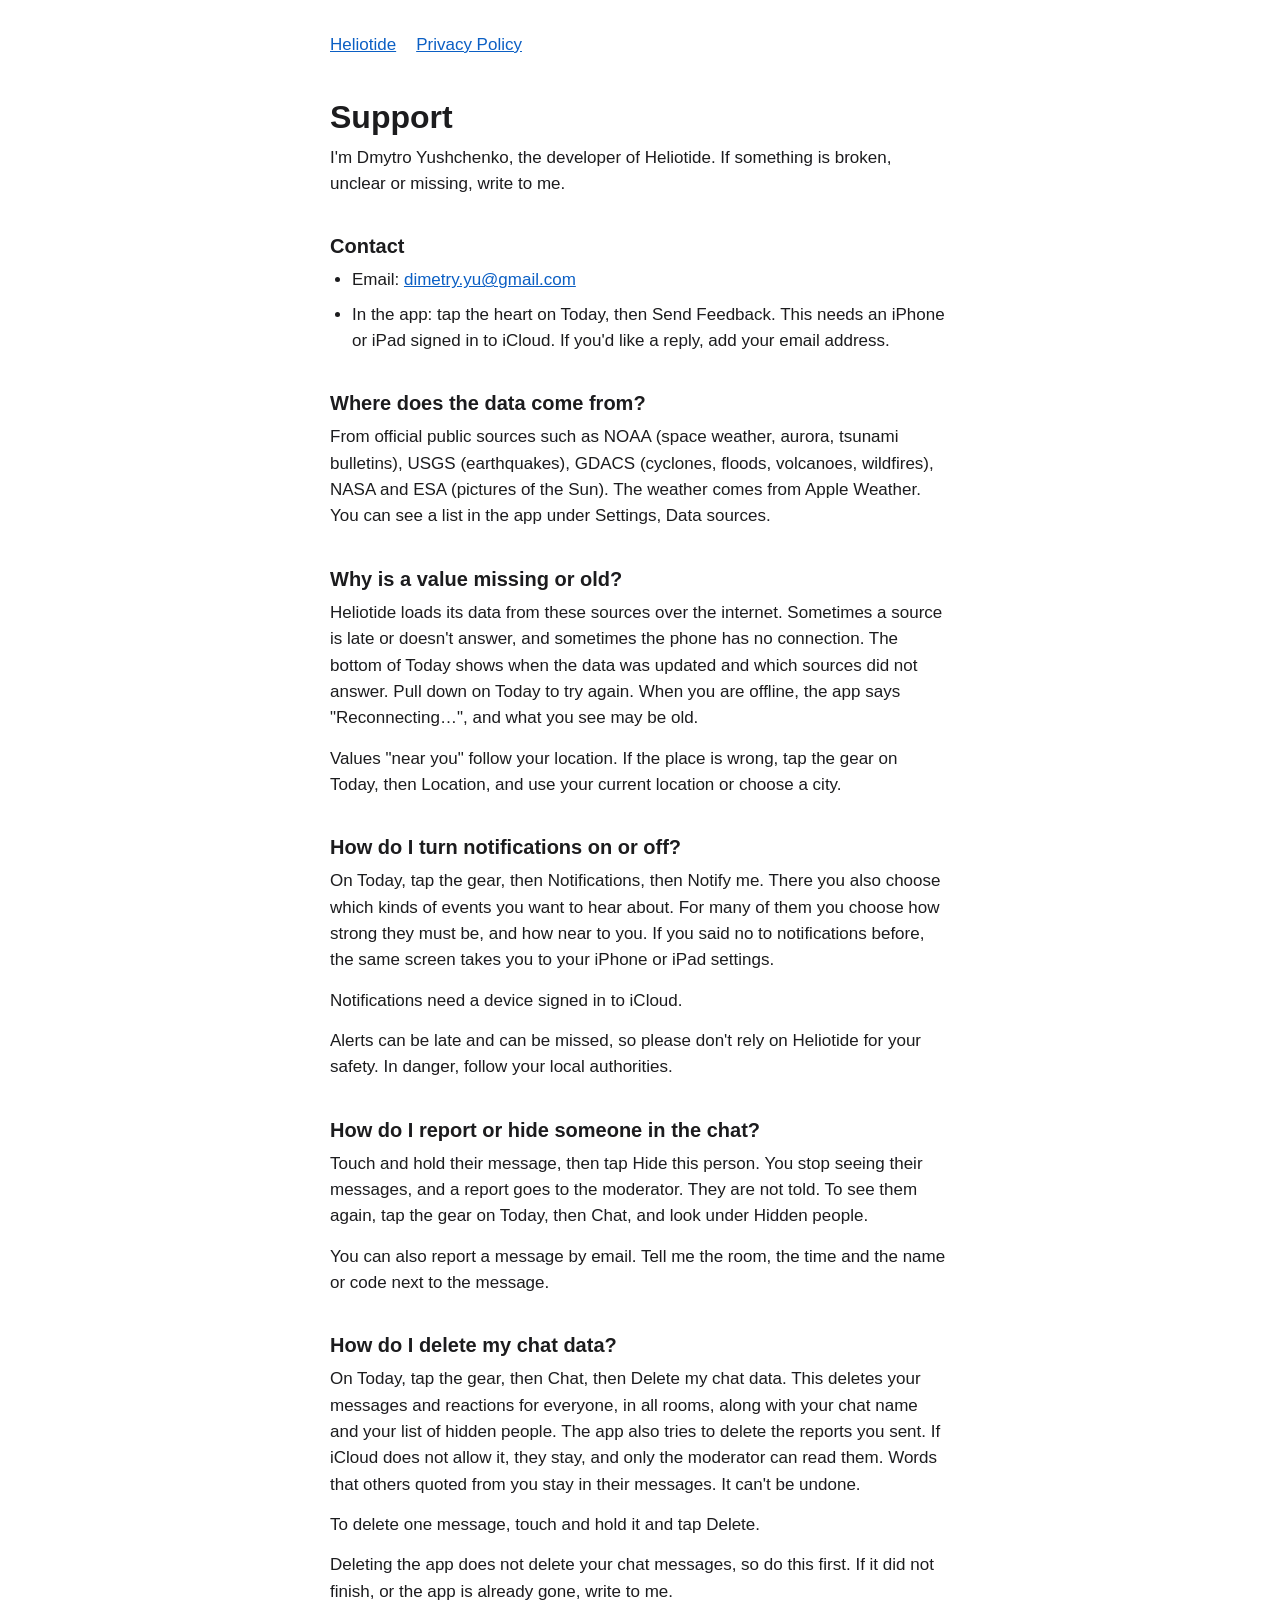
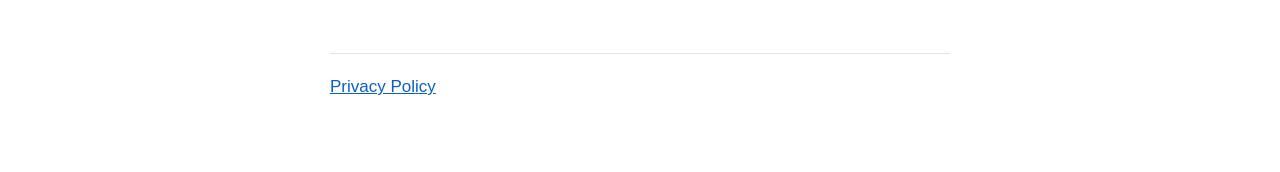
<file: support/index.html>
<!doctype html>
<html lang="en">
<head>
  <meta charset="utf-8">
  <meta name="viewport" content="width=device-width, initial-scale=1">
  <title>Support · Heliotide</title>
  <meta name="description" content="How to get help with the Heliotide app and reach its developer.">
  <link rel="canonical" href="https://heliotide.app/support/">
  <meta name="color-scheme" content="light dark">
  <meta name="referrer" content="no-referrer">
  <link rel="icon" href="data:,">
  <style>
    :root { color-scheme: light dark; --bg: #ffffff; --text: #1c1c1e; --quiet: #5f5f65; --line: #e3e3e6; --link: #0b5fc4; }
    @media (prefers-color-scheme: dark) {
      :root { --bg: #121214; --text: #f2f2f4; --quiet: #a5a5ab; --line: #2f2f33; --link: #7ab8ff; }
    }
    * { box-sizing: border-box; }
    body { margin: 0; background: var(--bg); color: var(--text); font: 17px/1.55 -apple-system, BlinkMacSystemFont, "Segoe UI", Roboto, sans-serif; -webkit-text-size-adjust: 100%; overflow-wrap: break-word; }
    .page { max-width: 660px; margin: 0 auto; padding: 24px 20px 64px; }
    nav { display: flex; gap: 20px; }
    nav a, footer a { display: inline-block; padding: 8px 0; }
    h1 { font-size: 32px; line-height: 1.2; margin: 32px 0 8px; }
    h2 { font-size: 20px; line-height: 1.3; margin: 36px 0 8px; }
    p, ul { margin: 0 0 14px; }
    ul { padding-left: 22px; }
    li { margin-bottom: 8px; }
    a { color: var(--link); }
    .quiet { color: var(--quiet); }
    footer { margin-top: 48px; padding-top: 12px; border-top: 1px solid var(--line); color: var(--quiet); }
  </style>
</head>
<body>
  <div class="page">
    <nav aria-label="Pages">
      <a href="../">Heliotide</a>
      <a href="../privacy/">Privacy Policy</a>
    </nav>
    <main>
      <h1>Support</h1>
      <p>I'm Dmytro Yushchenko, the developer of Heliotide. If something is broken, unclear or missing, write to me.</p>

      <h2>Contact</h2>
      <ul>
        <li>Email: <a href="mailto:dimetry.yu@gmail.com">dimetry.yu@gmail.com</a></li>
        <li>In the app: tap the heart on Today, then Send Feedback. This needs an iPhone or iPad signed in to iCloud. If you'd like a reply, add your email address.</li>
      </ul>

      <h2>Where does the data come from?</h2>
      <p>From official public sources such as NOAA (space weather, aurora, tsunami bulletins), USGS (earthquakes), GDACS (cyclones, floods, volcanoes, wildfires), NASA and ESA (pictures of the Sun). The weather comes from Apple Weather. You can see a list in the app under Settings, Data sources.</p>

      <h2>Why is a value missing or old?</h2>
      <p>Heliotide loads its data from these sources over the internet. Sometimes a source is late or doesn't answer, and sometimes the phone has no connection. The bottom of Today shows when the data was updated and which sources did not answer. Pull down on Today to try again. When you are offline, the app says "Reconnecting…", and what you see may be old.</p>
      <p>Values "near you" follow your location. If the place is wrong, tap the gear on Today, then Location, and use your current location or choose a city.</p>

      <h2>How do I turn notifications on or off?</h2>
      <p>On Today, tap the gear, then Notifications, then Notify me. There you also choose which kinds of events you want to hear about. For many of them you choose how strong they must be, and how near to you. If you said no to notifications before, the same screen takes you to your iPhone or iPad settings.</p>
      <p>Notifications need a device signed in to iCloud.</p>
      <p>Alerts can be late and can be missed, so please don't rely on Heliotide for your safety. In danger, follow your local authorities.</p>

      <h2>How do I report or hide someone in the chat?</h2>
      <p>Touch and hold their message, then tap Hide this person. You stop seeing their messages, and a report goes to the moderator. They are not told. To see them again, tap the gear on Today, then Chat, and look under Hidden people.</p>
      <p>You can also report a message by email. Tell me the room, the time and the name or code next to the message.</p>

      <h2>How do I delete my chat data?</h2>
      <p>On Today, tap the gear, then Chat, then Delete my chat data. This deletes your messages and reactions for everyone, in all rooms, along with your chat name and your list of hidden people. The app also tries to delete the reports you sent. If iCloud does not allow it, they stay, and only the moderator can read them. Words that others quoted from you stay in their messages. It can't be undone.</p>
      <p>To delete one message, touch and hold it and tap Delete.</p>
      <p>Deleting the app does not delete your chat messages, so do this first. If it did not finish, or the app is already gone, write to me.</p>
    </main>
    <footer><a href="../privacy/">Privacy Policy</a></footer>
  </div>
</body>
</html>
</file>
<file: site.css>
/* Heliotide site */
:root { color-scheme: light dark; --ink: #10120f; --quiet: rgba(16, 18, 15, .64); --card: rgba(255, 255, 255, .5); --line: rgba(255, 255, 255, .55); --base: #fff; --thumb: rgba(255, 255, 255, .92); --track: rgba(16, 18, 15, .06); --tile: #f5f5f7; --app-card: rgba(255, 255, 255, .46); --glass: rgba(255, 255, 255, .66); --page: #fff;
  --edge: clamp(22px, 6vw, 120px); --big: clamp(27px, 2.7vw, 40px); --text: clamp(15px, 1.15vw, 17px); --small: 13px; }
@media (prefers-color-scheme: dark) {
  :root { --ink: #fff; --quiet: rgba(255, 255, 255, .68); --card: rgba(0, 0, 0, .34); --line: rgba(255, 255, 255, .1); --base: #000; --page: #121214; --thumb: rgba(255, 255, 255, .2); --track: rgba(255, 255, 255, .1); --tile: #1e1e20; --app-card: rgba(0, 0, 0, .38); --glass: rgba(0, 0, 0, .45); }
}
* { box-sizing: border-box; }
html { background: var(--page); -webkit-text-size-adjust: 100%; }
body { margin: 0; color: var(--ink); font: 400 var(--text)/1.4 -apple-system, BlinkMacSystemFont, "SF Pro Text", "Segoe UI", Roboto, sans-serif; -webkit-font-smoothing: antialiased; overflow-x: clip; }
h1, h2, p { margin: 0; text-wrap: balance; }
h1, h2 { font-size: var(--big); line-height: 1.1; font-weight: 600; letter-spacing: -.022em; }
section p { color: var(--quiet); text-wrap: pretty; }
a { color: inherit; }
button { font-family: inherit; color: inherit; }
@property --sky { syntax: "<color>"; inherits: true; initial-value: #dfeed4; }
@property --deep { syntax: "<color>"; inherits: true; initial-value: #add78a; }

/* Upright: centred, each part just as tall as it needs. Wide: words and device side by side, as on a slide.
   What belongs together stands close (8-12 px), words to device 24-28 px, part to part 72 px and more. */
.part { min-height: 100vh; min-height: 100svh; padding: 72px var(--edge) 40px; display: flex; flex-direction: column; align-items: center; justify-content: center; gap: 26px; text-align: center; position: relative; }
.lead { max-width: 27em; position: relative; }
.lead p { margin-top: 10px; } #today .lead, #devices .lead { max-width: none; }
.lead .segments { margin: 16px auto 0; }
.holder { position: relative; display: flex; justify-content: center; }

/* Wordmark: the same gap between all letters. The O is a little sun; in the bar the orb itself is the O. */
.word { display: flex; align-items: center; gap: .86em; font-weight: 600; line-height: 1; }
.word > span { display: block; position: relative; }
.word svg { position: absolute; left: 50%; top: 50%; width: 2em; height: 2em; margin: -1em; overflow: visible; }
.word line { stroke: currentColor; stroke-width: 8.5; stroke-linecap: round; opacity: .25; animation: ray 3.2s ease-in-out infinite; animation-delay: calc(var(--i) * .4s); }
@keyframes ray { 0%, 60%, 100% { opacity: .22; } 25% { opacity: .6; } }
#bar { position: fixed; inset: 0 0 auto; height: 56px; z-index: 8; display: flex; justify-content: center; align-items: center; pointer-events: none; }
/* The blur reaches far above the window: Safari shows the page under its status bar too. Two layers make it grow softly. */
.haze { position: absolute; left: 0; right: 0; top: -240px; }
.haze.a { bottom: -14px; -webkit-backdrop-filter: blur(3px); backdrop-filter: blur(3px); -webkit-mask: linear-gradient(#000 calc(100% - 30px), transparent); mask: linear-gradient(#000 calc(100% - 30px), transparent); }
.haze.b { bottom: 0; -webkit-backdrop-filter: blur(14px) saturate(1.3); backdrop-filter: blur(14px) saturate(1.3); -webkit-mask: linear-gradient(#000 calc(100% - 34px), transparent); mask: linear-gradient(#000 calc(100% - 34px), transparent); }
#bar .word { position: relative; font-size: 15px; transition: opacity .35s; }
#bar:not(.shown) .word { opacity: 0; }
#bar .word > span { color: #10120f; opacity: 0; } #bar .word > span[data-on="dark"] { color: #fff; }
.go #bar .word > span { animation: letter .4s cubic-bezier(.16, 1, .3, 1) both; animation-delay: calc(var(--i) * 30ms); opacity: 1; transition: color .25s; }
@keyframes letter { from { opacity: 0; filter: blur(10px); transform: translateY(10px); } to { opacity: 1; filter: none; transform: none; } }
#bar .orb path { stroke: #000; stroke-width: 6; stroke-linejoin: round; }
#bar .sun_ { width: 20px; height: 20px; margin: 0 -1px; }
#bar .o { position: absolute; inset: -.5px; }
#bar .sun_ b { position: absolute; inset: 0; display: grid; place-items: center; font-weight: inherit; transition: opacity .25s; }
#bar.docked .sun_ b { opacity: 0; }
#bar .orb { pointer-events: auto; cursor: pointer; } #bar:not(.docked) .orb { pointer-events: none; } #bar .orb::after { content: ""; position: absolute; inset: -14px; }
#bar .word svg { width: 44px; height: 44px; margin: -22px; transform: scale(.84); transition: transform .45s cubic-bezier(.16, 1, .3, 1); }
#bar.docked .word svg { transform: none; } #bar .word .orb svg, #bar.docked .word .orb svg { width: 100%; height: 100%; margin: 0; left: 0; top: 0; transform: none; }
#bar .word line { stroke-width: 7; opacity: .42; }

.slot { position: relative; }
.orb { position: absolute; inset: 0; padding: 0; border: 0; background: none; border-radius: 50%; cursor: grab; will-change: transform; touch-action: none; -webkit-tap-highlight-color: transparent; -webkit-user-select: none; user-select: none; -webkit-touch-callout: none; }
.orb:active { cursor: grabbing; }
/* Dark theme: a soft still glow around the orb in its own colours, three layers. */
@media (prefers-color-scheme: dark) { .orb::before { content: ""; position: absolute; inset: -110%; border-radius: 50%; z-index: -1; pointer-events: none; background: radial-gradient(closest-side, rgb(var(--g1, 157 221 96) / .09), transparent); } #bar .orb::before, .otile .orb::before { display: none; } }
#place:empty { display: none; }
#place { position: fixed; left: 12px; bottom: 12px; z-index: 20; padding: 8px 12px; border-radius: 10px; background: #000; color: #fff; font: 600 13px/1.3 -apple-system, sans-serif; }
.orb canvas { position: absolute; left: -2.083%; top: -2.083%; width: 104.17%; height: 104.17%; pointer-events: none; }
.orb svg { position: absolute; inset: 0; width: 100%; height: 100%; overflow: visible; pointer-events: none; }
.no-orb .orb { background: #9ddd60; }
html:not(.landed) .orb { pointer-events: none; }
.slot { aspect-ratio: 1; flex: none; }
.store { display: inline-block; line-height: 0; }
.store img { height: 46px; width: auto; display: block; }
.free { font-size: var(--small); margin-top: 9px; }

/* First screen */
#hero { gap: 22px; padding-top: 66px; }
#hero .intro { display: flex; flex-direction: column; align-items: center; max-width: 25em; }
#hero h1 { font-size: clamp(42px, 11.5vw, 60px); line-height: .98; letter-spacing: -.035em; font-weight: 700; }
#hero .slot { width: 72px; margin-bottom: 14px; }
#hero .intro > p { margin: 12px 0 18px; }
#hero .show .phone { width: min(56vw, 218px); }
#hero .store { opacity: 0; transform: translateY(16px); transition: opacity .5s .85s, transform .8s .85s cubic-bezier(.16, 1, .3, 1); }
.go #hero .store { opacity: 1; transform: none; }
#hero .show > .phone { opacity: 0; transform: translateY(90px) scale(.97); transition: opacity .5s .35s, transform 1.1s .35s cubic-bezier(.2, 1.12, .3, 1); }
.go #hero .show > .phone { opacity: 1; transform: none; }

/* Devices. --p is one point of the app's screen. */
.dev { container-type: inline-size; position: relative; isolation: isolate; }
.dev > .frame { position: absolute; inset: 0; width: 100%; height: 100%; pointer-events: none; z-index: 3; }
.scr { position: absolute; overflow: hidden; background: color-mix(in srgb, #9ddd8b 45%, var(--base)); color: var(--ink); text-align: left; line-height: 1.2; }
.scr > canvas { position: absolute; left: -2%; top: -2%; width: 104%; height: 104%; }
.scr > :not(canvas) { position: absolute; }
.dev.phone { aspect-ratio: 1350 / 2760; }
/* The long soft shadow to the lower right. A plain box behind the device: cheap, nothing is redrawn. */
.dev.phone::before { content: ""; position: absolute; inset: 1.4% 3%; border-radius: 15% / 7.3%; --u: calc(100cqw / 900); z-index: -1;
  box-shadow: calc(var(--u) * 9) calc(var(--u) * 7) calc(var(--u) * 7) rgba(0, 0, 0, .13), calc(var(--u) * 21) calc(var(--u) * 17) calc(var(--u) * 16) -1px rgba(0, 0, 0, .12), calc(var(--u) * 39) calc(var(--u) * 31) calc(var(--u) * 30) -2px rgba(0, 0, 0, .11), calc(var(--u) * 65) calc(var(--u) * 52) calc(var(--u) * 50) -2px rgba(0, 0, 0, .1), calc(var(--u) * 105) calc(var(--u) * 84) calc(var(--u) * 81) -3px rgba(0, 0, 0, .08), calc(var(--u) * 172) calc(var(--u) * 137) calc(var(--u) * 132) -4px rgba(0, 0, 0, .06), calc(var(--u) * 297) calc(var(--u) * 236) calc(var(--u) * 228) -4px rgba(0, 0, 0, .04); }
.dev.phone .scr { --p: calc(100cqw / 450); inset: 2.5% 5.33%; border-radius: calc(var(--p) * 58); }
.dev.phone > .shot { position: absolute; left: 5.33%; top: 2.5%; width: 89.34%; height: 95%; object-fit: cover; border-radius: 13% / 6.2%; display: block; }
.dev.land { aspect-ratio: 2760 / 1350; }
.dev.land .scr { --p: calc(100cqw / 920); inset: 5.33% 2.5%; border-radius: calc(var(--p) * 58); }
.dev.duo { aspect-ratio: 3093 / 2247; }
.dev.duo .scr { --p: calc(100cqw / 1084); inset: 5.34% 3.88%; border-radius: calc(var(--p) * 52); }
.dev.pad { aspect-ratio: 3000 / 2300; }
.dev.pad .scr { --p: calc(100cqw / 1090); inset: 5.13% 4.13%; border-radius: calc(var(--p) * 18); }
.dev.fold { aspect-ratio: 5600 / 4500; }
.dev.fold .half { position: absolute; left: 0; top: 0; width: 500px; height: 703px; transform-origin: 0 0; overflow: hidden; }
.dev.fold .half.l { border-radius: 24px 0 0 24px; } .dev.fold .half.r { border-radius: 0 24px 24px 0; }
.dev.fold .scr { --p: 1px; left: 0; top: 0; width: 1000px; height: 703px; }
.dev.fold .half.r .scr { left: -500px; }
.fold .wide .left { left: 40px; width: 420px; top: 130px; }
.fold .wide .cols { left: 522px; right: 30px; grid-template-columns: 1fr; top: 84px; } .fold .wide .cols .card_:last-child { display: none; } .fold .wide .round.l { left: 34px; } .fold .wide .round.r { right: 34px; } .fold .wide .tabs { left: 34px; }
.foldshade { position: absolute; inset: 0; z-index: 2; pointer-events: none; background: linear-gradient(90deg, rgba(0, 0, 0, .05) 4%, rgba(0, 0, 0, .13) 44%, rgba(0, 0, 0, .24) 49.8%, rgba(255, 255, 255, .22) 50.4%, rgba(255, 255, 255, .06) 60%, transparent 80%); clip-path: polygon(3.7% 3.3%, 50% 8.6%, 96.3% 3.3%, 96.3% 96.7%, 50% 91.4%, 3.7% 96.7%); }
.dev.clock_ { aspect-ratio: 620 / 940; }
.dev.land > picture > .shot { position: absolute; left: 2.5%; top: 5.11%; width: 95%; height: 89.78%; border-radius: 6.2% / 13%; display: block; object-fit: cover; }
.dev.pad > picture > .shot { position: absolute; left: 4.13%; top: 5.13%; width: 91.74%; height: 89.74%; border-radius: 1.6% / 2.1%; display: block; object-fit: cover; }
.dev.phone > picture > .shot { position: absolute; left: 5.33%; top: 2.5%; width: 89.34%; height: 95%; object-fit: cover; border-radius: 13% / 6.2%; display: block; }
.dev.fold .shot { position: absolute; left: 0; top: 0; width: 1000px; height: 703px; object-fit: cover; } .dev.fold .half.r .shot { left: -500px; }
.dev.clock_ .scr { --p: calc(100cqw / 309); left: 15.6%; top: 22.3%; width: 68.7%; height: 55.3%; border-radius: calc(var(--p) * 54); color: #fff; }

.ic { width: calc(var(--p) * 20); height: calc(var(--p) * 20); fill: none; stroke: currentColor; stroke-width: 1.7; stroke-linecap: round; stroke-linejoin: round; display: block; }
.status { inset: calc(var(--p) * 22) calc(var(--p) * 34) auto calc(var(--p) * 48); display: flex; justify-content: space-between; align-items: center; font-size: calc(var(--p) * 17); font-weight: 600; }
.status svg { width: calc(var(--p) * 66); height: calc(var(--p) * 14); fill: currentColor; display: block; }
.round { width: calc(var(--p) * 45); height: calc(var(--p) * 45); top: calc(var(--p) * 61); border-radius: 50%; background: var(--glass); display: grid; place-items: center; }
.round { box-shadow: inset 0 0 0 calc(var(--p) * .6) rgba(0, 0, 0, .16), inset 0 calc(var(--p) * 1) calc(var(--p) * 1.5) rgba(255, 255, 255, .7); }
.round .ic { width: calc(var(--p) * 24); height: calc(var(--p) * 24); }
.round.l { left: calc(var(--p) * 16); color: #ff3b30; }
.round.r { right: calc(var(--p) * 16); }
@media (prefers-color-scheme: dark) { .round.l { color: #fff; } }
.place { font-size: calc(var(--p) * 13); font-weight: 500; letter-spacing: .02em; left: 0; right: 0; display: flex; align-items: center; justify-content: center; gap: calc(var(--p) * 3); }
.place .ic { width: calc(var(--p) * 11); height: calc(var(--p) * 11); stroke-width: 2.6; }
.city { font-size: calc(var(--p) * 34); letter-spacing: -.005em; text-align: center; left: 0; right: 0; }
.scr .kp { display: flex; align-items: baseline; justify-content: center; left: 0; right: 0; font-weight: 200; font-size: calc(var(--p) * 97); line-height: .82; letter-spacing: -.01em; gap: calc(var(--p) * 7); }
.scr .kp small { font-size: calc(var(--p) * 28); font-weight: 400; }
.scr .state { font-size: calc(var(--p) * 20); font-weight: 500; text-align: center; left: 0; right: 0; white-space: nowrap; }
.scr .feel { font-size: calc(var(--p) * 20); font-weight: 500; color: color-mix(in srgb, var(--ink) 68%, transparent); text-decoration: underline dotted; text-decoration-thickness: calc(var(--p) * 1); text-underline-offset: calc(var(--p) * 4); text-align: center; left: 0; right: 0; white-space: nowrap; }
.chart { left: 0; right: 0; height: calc(var(--p) * 62); }
.chart svg { width: 100%; height: 100%; display: block; overflow: visible; }
.chart path { fill: none; stroke: currentColor; stroke-width: calc(var(--p) * 6); stroke-linecap: round; stroke-linejoin: round; vector-effect: non-scaling-stroke; }
.chart .ahead { opacity: .34; }
.chart i { position: absolute; left: 50%; top: var(--y); width: calc(var(--p) * 14.5); height: calc(var(--p) * 14.5); margin: calc(var(--p) * -7.25); border-radius: 50%; background: currentColor; }
.chart b { position: absolute; left: 50%; top: var(--n); transform: translate(-50%, calc(-100% - var(--p) * 9)); font-size: calc(var(--p) * 12.5); font-weight: 600; }
.ends { left: calc(var(--p) * 18); right: calc(var(--p) * 18); display: grid; grid-template-columns: 1fr auto 1fr; font-size: calc(var(--p) * 12.5); color: var(--quiet); }
.ends span:last-child, .ends b { text-align: right; } .ends b { color: var(--ink); font-weight: 600; } .ends span { display: inline-flex; align-items: center; gap: calc(var(--p) * 4); } .ends span:last-child { justify-content: flex-end; } .ends u { text-decoration: underline dotted; text-underline-offset: calc(var(--p) * 3); } .ends .ic { width: calc(var(--p) * 14); height: calc(var(--p) * 14); }
.ends.x { position: static; margin: calc(var(--p) * 4) 0 calc(var(--p) * 12); }
.xray { position: relative; height: calc(var(--p) * 40); margin: 0 0 0 calc(var(--p) * -17); } .xray svg { width: 100%; height: 100%; overflow: visible; display: block; } .xray path { fill: none; stroke: currentColor; stroke-width: calc(var(--p) * 1.6); vector-effect: non-scaling-stroke; stroke-linejoin: round; } .xray i { position: absolute; right: calc(var(--p) * -4); top: 41%; width: calc(var(--p) * 8); height: calc(var(--p) * 8); margin-top: calc(var(--p) * -4); border-radius: 50%; background: currentColor; }
.phoneapp .place { top: calc(var(--p) * 110); }
.phoneapp .city { top: calc(var(--p) * 126); }
.phoneapp .kp { top: calc(var(--p) * 174); }
.phoneapp .state { top: calc(var(--p) * 264); }
.phoneapp .feel { top: calc(var(--p) * 289); }
.phoneapp .chart { top: calc(var(--p) * 342); }
.phoneapp .ends { top: calc(var(--p) * 400); }
.card_ { border-radius: calc(var(--p) * 25); background: var(--app-card); box-shadow: inset 0 0 0 calc(var(--p) * .6) rgba(0, 0, 0, .13), inset 0 calc(var(--p) * 1.2) calc(var(--p) * 1.6) rgba(255, 255, 255, .55); padding: calc(var(--p) * 17); overflow: hidden; }
@media (prefers-color-scheme: dark) { .card_, .round, .tabs { box-shadow: inset 0 0 0 calc(var(--p) * .6) rgba(255, 255, 255, .13), inset 0 calc(var(--p) * 1) calc(var(--p) * 1) rgba(255, 255, 255, .07) !important; } }
.phoneapp .card_ { left: calc(var(--p) * 20); right: calc(var(--p) * 20); top: calc(var(--p) * 450); }
.head { font-size: calc(var(--p) * 13.5); font-weight: 600; letter-spacing: .01em; color: color-mix(in srgb, var(--ink) 52%, transparent); display: flex; align-items: center; gap: calc(var(--p) * 6); } .head .ic { width: calc(var(--p) * 16); height: calc(var(--p) * 16); stroke-width: 1.9; } .head em { margin-left: auto; } .chance .head { font-weight: 500; letter-spacing: 0; margin: calc(var(--p) * 12) 0 calc(var(--p) * 8); }
.val { font-size: calc(var(--p) * 33); margin: calc(var(--p) * 10) 0 calc(var(--p) * 8); white-space: nowrap; }
.val small { margin-left: calc(var(--p) * 6); font-size: calc(var(--p) * 20); font-weight: 500; }
.sun { position: relative; aspect-ratio: 1; border-radius: calc(var(--p) * 15); background: #000; overflow: hidden; }
.sun img { position: absolute; inset: 0; width: 100%; height: 100%; object-fit: cover; opacity: 0; transition: opacity .5s; transform: translateY(4%) scale(1.1); }
.sun img.on { opacity: 1; }
.cap { font-size: calc(var(--p) * 11.5); color: var(--quiet); margin-top: calc(var(--p) * 7); }
.row_ { display: flex; justify-content: space-between; font-size: calc(var(--p) * 13.5); margin: 0 0 calc(var(--p) * 10); }
.row_ span:last-child { color: var(--quiet); }
.tabs { left: calc(var(--p) * 21); right: calc(var(--p) * 21); bottom: calc(var(--p) * 22); height: calc(var(--p) * 61); border-radius: 99px; background: color-mix(in srgb, var(--glass) 92%, rgba(127, 127, 127, .3)); box-shadow: inset 0 0 0 calc(var(--p) * .6) rgba(0, 0, 0, .18), inset 0 calc(var(--p) * 1.2) calc(var(--p) * 2) rgba(255, 255, 255, .75), 0 calc(var(--p) * 6) calc(var(--p) * 18) rgba(0, 0, 0, .06); display: grid; grid-template-columns: repeat(4, 1fr); padding: calc(var(--p) * 4); }
.tabs span { display: flex; flex-direction: column; align-items: center; justify-content: center; gap: calc(var(--p) * 2); font-size: calc(var(--p) * 10.5); font-weight: 600; border-radius: 99px; }
.tabs .on { background: color-mix(in srgb, currentColor 11%, transparent); } .tabs .on .ic circle { fill: currentColor; } .tabs .ic { width: calc(var(--p) * 25); height: calc(var(--p) * 25); }
.wide .round { top: calc(var(--p) * 20); }
.wide .left { left: calc(var(--p) * 26); width: calc(var(--p) * 300); top: calc(var(--p) * 92); bottom: 0; }
.wide .left > * { position: relative; text-align: left; justify-content: flex-start; }
.wide .left .place { font-size: calc(var(--p) * 12.5); margin-bottom: calc(var(--p) * 2); }
.wide .kp { margin: calc(var(--p) * 18) 0 calc(var(--p) * 16); }
.wide .chart { margin-top: calc(var(--p) * 46); }
.wide .ends { margin-top: calc(var(--p) * 10); left: 0; right: 0; }
.wide .ends span:nth-child(2) { text-align: center; }
.wide .cols { left: calc(var(--p) * 348); right: calc(var(--p) * 26); top: calc(var(--p) * 74); display: grid; grid-template-columns: 1fr 1fr; gap: calc(var(--p) * 14); align-items: start; }
.wide .tabs { right: auto; left: calc(var(--p) * 22); bottom: calc(var(--p) * 22); width: calc(var(--p) * 310); height: calc(var(--p) * 44); }
.wide .tabs span { flex-direction: row; gap: calc(var(--p) * 4); }
.wide .tabs .ic { width: calc(var(--p) * 15); height: calc(var(--p) * 15); }


.land .wide .left { top: calc(var(--p) * 56); left: calc(var(--p) * 70); width: calc(var(--p) * 260); }
.land .wide .round.l { left: calc(var(--p) * 62); } .land .wide .round { top: calc(var(--p) * 12); width: calc(var(--p) * 36); height: calc(var(--p) * 36); } .land .wide .round.r { right: calc(var(--p) * 62); }
.land .wide .kp { font-size: calc(var(--p) * 70); margin: calc(var(--p) * 10) 0; } .land .wide .city { font-size: calc(var(--p) * 25); }
.land .wide .state, .land .wide .feel { font-size: calc(var(--p) * 15); }
.land .wide .chart { margin-top: calc(var(--p) * 30); height: calc(var(--p) * 44); } .land .wide .ends { display: none; }
.land .wide .cols { left: calc(var(--p) * 356); right: calc(var(--p) * 64); top: calc(var(--p) * 58); }
.land .wide .tabs { left: calc(var(--p) * 62); bottom: calc(var(--p) * 18); width: calc(var(--p) * 284); height: calc(var(--p) * 40); }
.land .wide .place { margin-top: calc(var(--p) * 2); }

/* Status */
#status .tell { width: 100%; max-width: 400px; display: flex; flex-direction: column; align-items: center; }
#status .so { width: 92px; margin-bottom: 6px; }
#status .holder { isolation: isolate; }
/* A weak, very soft light under the phone in the colours of the level shown: three spots per level, one level at a time. */
.aura { position: absolute; z-index: -1; left: -60%; right: -60%; top: -18%; bottom: -22%; pointer-events: none; }
.aura i { position: absolute; inset: 0; opacity: 0; transition: opacity 1.3s cubic-bezier(.4, 0, .2, 1); }
.aura i.on { opacity: var(--a, .42); }
@media (prefers-color-scheme: dark) { .aura i.on { opacity: var(--a, .4); } }
.aura i { background: radial-gradient(40% 30% at 36% 60%, rgb(var(--c1) / .9), rgb(var(--c1) / .55) 30%, rgb(var(--c1) / .2) 60%, transparent), radial-gradient(32% 26% at 66% 38%, rgb(var(--c2) / .85), rgb(var(--c2) / .32) 45%, transparent), radial-gradient(46% 32% at 58% 78%, rgb(var(--c3) / .75), rgb(var(--c3) / .24) 50%, transparent); }
#status .tell .kp { display: flex; align-items: baseline; justify-content: center; gap: .07em; font-weight: 200; font-size: 72px; line-height: .95; letter-spacing: -.03em; color: var(--ink); }
#status .tell .kp small { font-size: .34em; font-weight: 400; letter-spacing: 0; }
#status h2 { white-space: nowrap; font-size: clamp(22px, 2.2vw, 30px); margin-top: 2px; }
#means { min-height: 1.4em; max-width: 24em; margin: 6px auto 0; }
#status .phone { width: min(56vw, 218px); }
#status .segments { margin: 10px auto 0; width: min(330px, 100%); }
.segments { position: relative; display: grid; grid-auto-flow: column; grid-auto-columns: 1fr; width: min(340px, 100%); padding: 3px; border-radius: 99px; background: var(--track); }
.segments button { position: relative; font-size: var(--small); min-height: 36px; font-weight: 600; line-height: 1; background: none; border: 0; padding: 0; border-radius: 99px; cursor: pointer; }
.segments button::after { content: ""; position: absolute; inset: -5px 0; } .thumb { position: absolute; left: 3px; top: 3px; bottom: 3px; width: calc((100% - 6px) / var(--n, 4)); box-shadow: 0 1px 4px rgba(0, 0, 0, .08); border-radius: 99px; background: var(--thumb); transition: transform .32s cubic-bezier(.2, .8, .2, 1); }
#chat .segments { width: 230px; --n: 2; }

/* Map and list: the list lies over the edge of the map */
.pair { display: flex; align-items: flex-start; justify-content: center; }
.pair > div { width: min(47vw, 226px); flex: none; position: relative; } .pair > :first-child { margin-top: 0; } .pair > :last-child { margin-left: -34%; z-index: 2; }

/* Widgets: the watch, then the large, medium and small widget. On a phone the row runs off the right edge; a finger moves it sideways. */
#widgets { overflow-x: clip; }
.rail { display: flex; align-items: center; gap: 14px; align-self: stretch; margin: -24px calc(var(--edge) * -1) -40px; padding: 24px var(--edge) 40px; overflow-x: auto; overflow-y: hidden; overscroll-behavior-x: contain; scroll-snap-type: x proximity; scroll-padding: 0 var(--edge); scrollbar-width: none; text-align: left; }
.rail::-webkit-scrollbar { display: none; } .rail > * { scroll-snap-align: start; flex: none; }
.rail .wt { width: 150px; } .rail .w.large { width: 270px; } .rail .col { display: flex; flex-direction: column; gap: 14px; width: 270px; }
.line { display: flex; align-items: center; gap: 14px; position: relative; } .line .w.small { width: 128px; }
.w { container-type: inline-size; position: relative; overflow: hidden; border-radius: 26px; text-align: left; color: rgba(15, 15, 15, .88); --q: rgba(15, 15, 15, .58); line-height: 1.2; }
@media (prefers-color-scheme: dark) { .w { color: #fff; --q: rgba(255, 255, 255, .68); } }
.wbg, .wbg > div { position: absolute; inset: 0; background-size: 100% 100%; }
.w .wc { position: absolute; --p: calc(100cqw / 364); inset: calc(var(--p) * 16); }
.w.small { aspect-ratio: 1; } .w.small .wc { --p: calc(100cqw / 170); }
.w.medium { aspect-ratio: 364 / 170; grid-column: span 2; } .w.medium .wc { inset: calc(var(--p) * 24); display: flex; justify-content: space-between; }
.w.large { aspect-ratio: 364 / 382; grid-column: span 2; } .w.large .wc { display: flex; flex-direction: column; justify-content: space-between; }
.km { display: flex; justify-content: flex-end; align-items: baseline; gap: calc(var(--p) * 3); font-weight: 200; font-size: calc(var(--p) * 64); line-height: .74; letter-spacing: -.02em; }
.km small { font-size: calc(var(--p) * 19); font-weight: 500; letter-spacing: 0; }
.small .km { padding: calc(var(--p) * 8) calc(var(--p) * 8) 0 0; }
.two { display: flex; flex-direction: column; gap: calc(var(--p) * 2); font-size: calc(var(--p) * 13); }
.two b { font-weight: 600; } .two > span { color: var(--q); font-weight: 500; }
.small .two { position: absolute; left: 0; right: 0; bottom: calc(var(--p) * -3); }
.sig { display: flex; flex-direction: column; justify-content: space-between; }
.sig > div { display: flex; flex-direction: column; gap: calc(var(--p) * 1); } .sig small { display: block; font-size: calc(var(--p) * 10); font-weight: 600; color: var(--q); }
.sig b { font-size: calc(var(--p) * 16); font-weight: 600; }
.side { display: flex; flex-direction: column; justify-content: space-between; text-align: right; }
.side .two { font-size: calc(var(--p) * 16); } .side .km { font-size: calc(var(--p) * 58); } .side .km small { font-size: calc(var(--p) * 17); }
.lh { display: flex; justify-content: space-between; align-items: flex-end; padding-top: calc(var(--p) * 2); }
.lh .two b { font-size: calc(var(--p) * 18); } .lh .two > span { font-size: calc(var(--p) * 15); font-weight: 400; } .lh .km { font-size: calc(var(--p) * 60); } .lh .km small { font-size: calc(var(--p) * 18); }
.large .chart { position: relative; height: calc(var(--p) * 52); margin: 0 calc(var(--p) * -16); }
.large .chart path { stroke-width: calc(var(--p) * 2); }
.large .chart i { left: var(--x); width: calc(var(--p) * 6); height: calc(var(--p) * 6); margin: calc(var(--p) * -3); }
.large .chart b { left: var(--x); top: var(--y); transform: translate(-50%, calc(-100% - var(--p) * 6)); font-size: calc(var(--p) * 13); }
.rows div { display: flex; align-items: baseline; gap: calc(var(--p) * 8); font-size: calc(var(--p) * 15); padding: calc(var(--p) * 8) 0; border-bottom: .5px solid color-mix(in srgb, currentColor 14%, transparent); }
.rows div:last-child { border: 0; padding-bottom: 0; }
.rows span { flex: 1; } .rows small { font-size: calc(var(--p) * 13); font-weight: 500; color: var(--q); font-variant-numeric: tabular-nums; } .rows b { font-weight: 600; }

/* Alerts: the lower half of a big phone, its Lock Screen. */
.low { --h: 340px; position: relative; width: 340px; height: calc(var(--h) + 70px); margin-bottom: -70px; overflow: hidden; pointer-events: none; --fade: linear-gradient(transparent, #000 18%, #000 88%, transparent); -webkit-mask: var(--fade); mask: var(--fade); }
.low .phone { position: absolute; left: 20px; right: 20px; bottom: 70px; }
.watchface { background: #000; font-size: calc(var(--p) * 14); }
.wf-top { left: calc(var(--p) * 12); right: calc(var(--p) * 14); top: calc(var(--p) * 16); display: flex; justify-content: space-between; align-items: center; }
.watchface .ring { width: calc(var(--p) * 62); height: calc(var(--p) * 62); font-size: calc(var(--p) * 25); transition: color .9s; }
.watchface .ring small { position: absolute; bottom: 0; font-size: calc(var(--p) * 11); font-weight: 600; }
.wf-time { text-align: right; font-size: calc(var(--p) * 50); font-weight: 400; line-height: 1; letter-spacing: -.02em; } .wf-time span { display: block; font-size: calc(var(--p) * 13); font-weight: 600; letter-spacing: 0; margin-bottom: calc(var(--p) * 3); color: #ff9d2e; }
.wf-rect { left: calc(var(--p) * 14); right: calc(var(--p) * 14); top: calc(var(--p) * 106); display: flex; flex-direction: column; font-size: calc(var(--p) * 17); } .wf-rect b { font-weight: 600; white-space: nowrap; } .wf-rect span { color: rgba(255, 255, 255, .64); font-size: calc(var(--p) * 16); }
.wf-rect .chart { position: relative; height: calc(var(--p) * 62); margin-top: calc(var(--p) * 10); }
.wf-rect .chart path { stroke-width: calc(var(--p) * 3); } .wf-rect .chart i { left: var(--x); width: calc(var(--p) * 9); height: calc(var(--p) * 9); margin: calc(var(--p) * -4.5); transition: top .7s; }

/* Watch */
.watchapp .wbg { inset: 0; }
.watchapp time { right: calc(var(--p) * 24); top: calc(var(--p) * 18); font-size: calc(var(--p) * 18); font-weight: 500; }
.watchapp .place { left: calc(var(--p) * 18); right: auto; text-align: left; top: calc(var(--p) * 58); font-size: calc(var(--p) * 12); color: rgba(255, 255, 255, .6); }
.watchapp .kp { left: calc(var(--p) * 18); justify-content: flex-start; top: calc(var(--p) * 108); font-size: calc(var(--p) * 60); }
.watchapp .kp small { font-size: calc(var(--p) * 18); font-weight: 500; }
.watchapp .state, .watchapp .feel { left: calc(var(--p) * 18); text-align: left; font-size: calc(var(--p) * 17); }
.watchapp .state { top: calc(var(--p) * 172); }
.watchapp .feel { top: calc(var(--p) * 195); font-size: calc(var(--p) * 15.5); color: rgba(255, 255, 255, .64); }
.dots { right: calc(var(--p) * 5); top: 50%; width: calc(var(--p) * 5); height: calc(var(--p) * 5); margin-top: calc(var(--p) * -16); border-radius: 50%; background: #fff; box-shadow: 0 calc(var(--p) * 9) 0 rgba(255, 255, 255, .35), 0 calc(var(--p) * 18) 0 rgba(255, 255, 255, .35), 0 calc(var(--p) * 27) 0 rgba(255, 255, 255, .35); }

/* Lock Screen, chat */
.lock .date { top: calc(var(--p) * 78); left: 0; right: 0; text-align: center; font-size: calc(var(--p) * 21); font-weight: 500; }
.lock .clock { top: calc(var(--p) * 98); left: 0; right: 0; text-align: center; font-size: calc(var(--p) * 102); font-weight: 600; line-height: 1.05; letter-spacing: -.02em; }
.acc { top: calc(var(--p) * 226); left: calc(var(--p) * 30); right: calc(var(--p) * 30); display: flex; gap: calc(var(--p) * 16); align-items: center; }
.ring { --k: .2; width: calc(var(--p) * 68); height: calc(var(--p) * 68); flex: none; border-radius: 50%; display: grid; place-items: center; font-size: calc(var(--p) * 27); font-weight: 500; position: relative; }
.ring::before { content: ""; position: absolute; inset: 0; border-radius: 50%; background: conic-gradient(from 225deg, currentColor calc(var(--k) * 270deg), color-mix(in srgb, currentColor 26%, transparent) 0 270deg, transparent 0); -webkit-mask: radial-gradient(closest-side, transparent 84%, #000 86%); mask: radial-gradient(closest-side, transparent 84%, #000 86%); }
.rect { font-size: calc(var(--p) * 16); display: flex; flex-direction: column; white-space: nowrap; } .rect b { font-weight: 600; } .rect span { opacity: .72; font-size: calc(var(--p) * 15); }
.lock { background: #7fa6cf; color: #fff; } .lock > .wall { inset: 0; } .lock .wall img { width: 100%; height: 100%; object-fit: cover; display: block; }
.notes { left: calc(var(--p) * 11); right: calc(var(--p) * 11); bottom: calc(var(--p) * 124); display: flex; flex-direction: column; gap: calc(var(--p) * 9); }
.note { position: relative; display: grid; grid-template-columns: auto 1fr auto; gap: calc(var(--p) * 12); align-items: center; min-height: calc(var(--p) * 86); padding: calc(var(--p) * 13) calc(var(--p) * 15); border-radius: calc(var(--p) * 27); color: #111; background: rgba(255, 255, 255, .6); -webkit-backdrop-filter: blur(calc(var(--p) * 18)) saturate(1.7); backdrop-filter: blur(calc(var(--p) * 18)) saturate(1.7); box-shadow: inset 0 0 0 calc(var(--p) * .8) rgba(255, 255, 255, .55), inset 0 calc(var(--p) * 1.2) calc(var(--p) * 1.5) rgba(255, 255, 255, .6), 0 calc(var(--p) * 6) calc(var(--p) * 22) rgba(10, 20, 50, .13); font-size: calc(var(--p) * 16); line-height: 1.24; }
.note img { width: calc(var(--p) * 42); height: calc(var(--p) * 42); border-radius: calc(var(--p) * 10.5); display: block; }
.note b { font-weight: 600; } .note p { color: inherit; text-wrap: wrap; } .note time { align-self: start; font-size: calc(var(--p) * 13); opacity: .55; }
.torch { bottom: calc(var(--p) * 44); width: calc(var(--p) * 52); height: calc(var(--p) * 52); border-radius: 50%; display: grid; place-items: center; background: rgba(255, 255, 255, .2); -webkit-backdrop-filter: blur(calc(var(--p) * 10)); backdrop-filter: blur(calc(var(--p) * 10)); box-shadow: inset 0 0 0 calc(var(--p) * .8) rgba(255, 255, 255, .34), inset 0 calc(var(--p) * 1.4) calc(var(--p) * 1.5) rgba(255, 255, 255, .5); } .torch.l { left: calc(var(--p) * 44); } .torch.r { right: calc(var(--p) * 44); } .torch svg { width: 46%; fill: #fff; }
.homebar { left: 50%; width: calc(var(--p) * 140); margin-left: calc(var(--p) * -70); bottom: calc(var(--p) * 9); height: calc(var(--p) * 5); border-radius: 9px; background: #fff; }
.chatapp .round.l { color: inherit; } .ctitle i { font-style: normal; font-size: calc(var(--p) * 10); font-weight: 700; padding: calc(var(--p) * 2) calc(var(--p) * 5); border-radius: calc(var(--p) * 5); background: var(--ink); color: var(--base); vertical-align: .12em; }
.ctitle { top: calc(var(--p) * 62); left: calc(var(--p) * 74); display: flex; flex-direction: column; font-size: calc(var(--p) * 18); } .ctitle span { font-size: calc(var(--p) * 13); color: var(--quiet); }
.bubbles { left: calc(var(--p) * 16); right: calc(var(--p) * 16); top: calc(var(--p) * 108); bottom: calc(var(--p) * 92); display: flex; flex-direction: column; justify-content: flex-end; gap: calc(var(--p) * 10); overflow: hidden; -webkit-mask: linear-gradient(transparent, #000 calc(var(--p) * 34)); mask: linear-gradient(transparent, #000 calc(var(--p) * 34)); } .bubbles > * { flex: none; }
.bub { align-self: flex-start; max-width: 82%; font-size: calc(var(--p) * 17); line-height: 1.25; }
.bub small { display: block; font-size: calc(var(--p) * 12); margin: 0 0 calc(var(--p) * 3) calc(var(--p) * 13); color: var(--quiet); }
.bub span { display: inline-block; padding: calc(var(--p) * 10) calc(var(--p) * 14); border-radius: calc(var(--p) * 20); background: var(--app-card); }
.bub.mine { align-self: flex-end; } .bub.mine span { background: var(--ink); color: var(--base); }
.field { left: calc(var(--p) * 18); right: calc(var(--p) * 18); bottom: calc(var(--p) * 30); padding: calc(var(--p) * 12) calc(var(--p) * 18); min-height: calc(var(--p) * 46); border-radius: calc(var(--p) * 23); background: var(--glass); color: var(--quiet); font-size: calc(var(--p) * 17); box-shadow: inset 0 0 0 calc(var(--p) * .6) rgba(0, 0, 0, .13); }
.field.typing { color: var(--ink); } .field.typing span::after { content: ""; display: inline-block; width: calc(var(--p) * 2); height: 1.1em; margin-left: 1px; vertical-align: -.18em; background: currentColor; animation: caret 1s steps(2) infinite; } @keyframes caret { 50% { opacity: 0; } }
.field em { position: absolute; right: calc(var(--p) * 6); bottom: calc(var(--p) * 6); width: calc(var(--p) * 34); height: calc(var(--p) * 34); border-radius: 50%; background: var(--ink); color: var(--base); display: grid; place-items: center; transform: scale(0); transition: transform .22s cubic-bezier(.2, 1.2, .4, 1); } .field.typing em { transform: none; } .field em svg { width: 58%; fill: none; stroke: currentColor; stroke-width: 2.6; stroke-linecap: round; stroke-linejoin: round; } .field.typing { padding-right: calc(var(--p) * 46); }
.dotsb span { display: inline-flex !important; gap: calc(var(--p) * 5); padding: calc(var(--p) * 14) !important; } .dotsb i { width: calc(var(--p) * 8); height: calc(var(--p) * 8); border-radius: 50%; background: currentColor; opacity: .3; animation: dot 1.1s ease-in-out infinite; } .dotsb i:nth-child(2) { animation-delay: .16s; } .dotsb i:nth-child(3) { animation-delay: .32s; } @keyframes dot { 30% { opacity: .85; transform: translateY(-18%); } 60% { opacity: .3; transform: none; } }


/* Chat */
#chat .phone { width: min(60vw, 236px); }

/* Devices: one picture, true sizes (millimetres), all standing on one table. The iPad stands behind everything,
   the sideways iPhone behind on the left, the closed Duo behind on the right, the watch in front. */
#devices { gap: 20px; }
.family { --w: 1657; container-type: inline-size; width: min(1040px, calc(100vw - 32px)); position: relative; }
.family::after { content: ""; display: block; padding-top: calc(100% * 871 / 1657); }
/* One long thin shadow on the table under all of them. */
.family::before { content: ""; position: absolute; left: -4%; right: -4%; bottom: -.4%; height: 1.6%; border-radius: 50%; background: radial-gradient(closest-side, rgba(0, 0, 0, .3), rgba(0, 0, 0, .1) 60%, transparent); filter: blur(2px); }
.m { isolation: isolate; position: absolute; left: calc(var(--x) * 100cqw / var(--w)); bottom: calc(var(--y, 0) * 100cqw / var(--w)); width: calc(var(--s) * 100cqw / var(--w)); z-index: var(--z); }
.m img { display: block; width: 100%; height: auto; }
/* Contact shadows: a thin dark line where the device touches the table and a soft pool around it. No long cast shadow. */
.m::before, .m::after { content: ""; position: absolute; z-index: -1; pointer-events: none; border-radius: 50%; }
.m::before { left: 4%; right: 4%; bottom: -.5%; height: max(3px, calc(var(--s) * 100cqw / var(--w) * .022)); background: radial-gradient(closest-side, rgba(0, 0, 0, .55), rgba(0, 0, 0, .25) 60%, transparent); }
.m::after { left: -8%; right: -8%; bottom: calc(var(--s) * 100cqw / var(--w) * -.05); height: calc(var(--s) * 100cqw / var(--w) * .12); background: radial-gradient(closest-side, rgba(0, 0, 0, .2), rgba(0, 0, 0, .08) 55%, transparent); }
@media (prefers-color-scheme: dark) { .m::before { background: radial-gradient(closest-side, rgba(0, 0, 0, .85), rgba(0, 0, 0, .45) 60%, transparent); } .m::after { background: radial-gradient(closest-side, rgba(0, 0, 0, .55), rgba(0, 0, 0, .2) 55%, transparent); } }
/* Dima's second sketch (11-25): the big iPad behind, the iPad mini on the left, the closed Duo with the chat in front of it,
   the iPhone on the right, the watch in front of the iPhone. All stand on one table line. */
.m-ipad { --s: 1226; --x: 268; --z: 1; }
.m-mini { --s: 600; --x: 0; --z: 2; }
.m-duo { --s: 456; --x: 386; --z: 3; }
.m-phone { --s: 367; --x: 1290; --z: 3; }
.m-watch { --s: 235; --x: 1190; --y: -3; --z: 4; }
/* They come in one by one from the sides, not from below. */
.m.soft.from-l { transform: translateX(-140px); } .m.soft.from-r { transform: translateX(140px); }
.m.soft { transition: opacity .6s var(--d, 0s), transform 1.1s var(--d, 0s) cubic-bezier(.16, 1, .3, 1); }
.m.soft.seen { transform: none; }

/* The cards of Today */
.bento { display: grid; grid-template-columns: 1fr 1fr; gap: 12px; width: 100%; text-align: left; }
.tile { background: var(--tile); border-radius: 24px; padding: 16px 18px; min-height: 160px; display: flex; flex-direction: column; overflow: hidden; --p: 1px; position: relative; }
.tile > * { position: relative; } .tile p { color: var(--ink); } .tile .head { font-size: 12px; }
.tile .big { font-size: 28px; line-height: 1.1; margin: 7px 0 0; letter-spacing: -.01em; white-space: nowrap; } .tile .big b { font-size: 17px; font-weight: 500; letter-spacing: 0; }
.tile .mid { font-size: 19px; font-weight: 500; margin-top: auto; } .tile .small_ { font-size: var(--small); color: var(--quiet); margin-top: 3px; line-height: 1.32; }
.t-sun, .t-aur, .t-wide { grid-column: span 2; }
/* Always a square, never stretched. */
.pic { position: relative; aspect-ratio: 1; width: 100%; margin: 12px 0 10px; border-radius: 16px; overflow: hidden; background: #000; }
.pic video, .pic img, .pic canvas { position: absolute; inset: 0; width: 100%; height: 100%; object-fit: cover; display: block; }
.pic.disc { background: none; } .pic.disc img { clip-path: circle(46.8%); }
.pic video { opacity: 0; transition: opacity .6s; } .pic video.on { opacity: 1; }
.cap_ { font-size: var(--small); } .cap_ b { font-weight: 600; } .cap_ > span { display: block; color: var(--quiet); }
/* The place on a map: real relief, it melts into the card along the diagonal. */
.relief { position: absolute !important; inset: 0; -webkit-mask: linear-gradient(232deg, #000 12%, rgba(0, 0, 0, .7) 34%, transparent 66%); mask: linear-gradient(232deg, #000 12%, rgba(0, 0, 0, .7) 34%, transparent 66%); }
.relief::before { content: ""; position: absolute; inset: 0; background: url(img/relief.jpg) 70% 30% / 135% auto; filter: saturate(.6) contrast(1.3) brightness(.86); } .relief.two::before { background-position: 0 100%; background-size: 150% auto; transform: scaleX(-1); filter: saturate(.55) sepia(.4) contrast(1.3) brightness(.86); }
.relief::after { content: ""; position: absolute; inset: 0; background: linear-gradient(232deg, rgba(0, 0, 0, .34), transparent 60%); }
.pinn { position: absolute !important; right: 34px; top: 34px; width: 40px; height: 40px; } .pinn b { position: absolute; inset: 0; border-radius: 50%; background: radial-gradient(circle at 34% 26%, #ffb253, #f58a00 62%); color: #fff; display: grid; place-items: center; font-size: 14px; font-weight: 700; letter-spacing: -.02em; box-shadow: inset 0 0 0 1px rgba(255, 255, 255, .35), 0 3px 10px rgba(0, 0, 0, .25); } .pinn .ic { width: 21px; height: 21px; stroke-width: 2; }
.pinn.fire b { background: radial-gradient(circle at 34% 26%, #ff9a4d, #f0531c 62%); } .pinn.fire i { position: absolute; inset: -14px; border-radius: 50%; background: radial-gradient(closest-side, rgba(255, 110, 30, .6), transparent); animation: glow 2.6s ease-in-out infinite; } .pinn.fire i:nth-child(2) { inset: -24px; animation-delay: -1.3s; animation-duration: 3.4s; } @keyframes glow { 0%, 100% { opacity: .35; transform: scale(.86); } 40% { opacity: 1; transform: scale(1.06); } 62% { opacity: .62; transform: scale(.95); } }
.pinn.quake i { position: absolute; inset: 0; border-radius: 50%; border: 1.5px solid #ff9500; animation: ringout 3.6s cubic-bezier(.2, .6, .4, 1) infinite; opacity: 0; } .pinn.quake i:nth-child(2) { animation-delay: 1.2s; } .pinn.quake i:nth-child(3) { animation-delay: 2.4s; }
@keyframes ringout { 0% { transform: scale(1); opacity: .9; } 100% { transform: scale(2.3); opacity: 0; } }
.scale { position: relative; height: 5px; border-radius: 9px; margin: 18px 0 0; background: linear-gradient(90deg, #62c554, #f7ce46 30%, #f1892d 52%, #e0392b 72%, #a44ad6); } .scale i { position: absolute; top: 50%; left: 27.300%; width: 13px; height: 13px; margin: -6.5px; border-radius: 50%; background: #fff; box-shadow: 0 0 0 1px rgba(0, 0, 0, .25); transition: left 1.4s cubic-bezier(.4, 0, .2, 1); } .tile .scale + .small_ { margin-top: auto; }
.dial { position: relative; flex: 1; display: grid; place-items: center; } .dial svg { width: min(100%, 118px); } .dial line { stroke: currentColor; stroke-width: 1; opacity: .4; stroke-linecap: round; } .dial .needle { stroke-width: 3.4; opacity: 1; transition: transform 1.4s cubic-bezier(.4, 0, .2, 1); } .dial p { position: absolute; text-align: center; font-size: 23px; line-height: 1; } .dial small { display: block; font-size: 12px; color: var(--quiet); margin-top: 5px; }
.hours { display: flex; justify-content: space-between; margin-top: auto; padding-top: 16px; font-size: var(--small); text-align: center; } .hours > div { display: grid; gap: 5px; justify-items: center; } .hours b { font-weight: 600; } .hours span { color: #2aa3d8; font-weight: 600; font-size: 11.5px; } .wx { width: 28px; height: 28px; overflow: visible; fill: none; stroke: currentColor; stroke-width: 1.7; stroke-linecap: round; stroke-linejoin: round; } .wx g { stroke: #2aa3d8; animation: drops 1.5s linear infinite; } @keyframes drops { 0% { transform: translate(1.200px, -3px); opacity: 0; } 35%, 65% { opacity: 1; } 100% { transform: translate(-1.200px, 3.500px); opacity: 0; } }
.rows_ { margin-top: auto; padding-top: 10px; } .rows_ div { display: flex; gap: 10px; align-items: baseline; padding: 6px 0; border-top: .5px solid color-mix(in srgb, currentColor 14%, transparent); font-size: 15px; } .rows_ div:first-child { border: 0; } .rows_ span { flex: 1; } .rows_ small { color: var(--quiet); font-size: var(--small); } .rows_ b { font-weight: 600; }
@media (max-width: 760px) { .hours > div:nth-child(n+7) { display: none; } }
/* Phone: two rows of cards that run off the right edge and move sideways under the finger. */
@media (max-width: 760px) {
  .bento { grid-template-columns: none; grid-auto-flow: column; grid-template-rows: auto auto; grid-auto-columns: min(80vw, 320px); width: auto; align-self: stretch; margin: 0 calc(var(--edge) * -1); padding: 4px var(--edge) 12px; overflow-x: auto; overscroll-behavior-x: contain; scroll-snap-type: x proximity; scroll-padding: 0 var(--edge); scrollbar-width: none; }
  .bento::-webkit-scrollbar { display: none; } .bento > * { scroll-snap-align: start; } .t-wide { grid-column: auto; }
}
@media (min-width: 761px) { .bento { grid-template-columns: repeat(6, 1fr); width: min(100%, 1040px); } .t-pic, .t-map, .t-wx, .t-al { grid-column: span 3; } .t-uv { grid-column: span 2; } .t-press { aspect-ratio: 1; } .tile { border-radius: 22px; padding: 14px 16px; } }
.t-pic { min-height: 0; }
.split_ { display: flex; gap: 14px; margin-top: 8px; flex: 1; } .split_ > div:first-child { flex: 1; min-width: 0; display: flex; flex-direction: column; }
.sq { width: 36%; flex: none; } .sq .pic { margin: 0; border-radius: 14px; } .sq small { display: block; font-size: 11px; color: var(--quiet); margin-top: 5px; line-height: 1.25; }
.lab { font-size: var(--small); color: var(--quiet); margin-top: 6px; } .lab + .big { margin-top: 0; }
.rows_.c3 { margin-top: auto; } .rows_.c3 div { font-size: 14px; padding: 5px 0; } .rows_.c3 b { font-weight: 500; }
.mid0 { font-size: 17px; font-weight: 500; margin-top: 2px; } .t-al .mid0 { margin-top: 6px; }
.huge { font-size: 34px; line-height: 1; letter-spacing: -.01em; }
.t-map { min-height: 172px; } .t-map .words { margin-top: auto; max-width: 62%; } .t-map .mid { margin-top: 2px; } .t-map .small_ { margin-top: 4px; }
/* The map of the app: the coast in the colour of the text, very quiet, fading out towards the words. */
.land { position: absolute !important; inset: 0; background: currentColor; opacity: .17;
  -webkit-mask-image: url(img/land-quake.svg), linear-gradient(41deg, transparent 18%, rgba(0, 0, 0, .5) 42%, #000 62%); -webkit-mask-size: cover, 100% 100%; -webkit-mask-position: center; -webkit-mask-repeat: no-repeat; -webkit-mask-composite: source-in;
  mask-image: url(img/land-quake.svg), linear-gradient(41deg, transparent 18%, rgba(0, 0, 0, .5) 42%, #000 62%); mask-size: cover, 100% 100%; mask-position: center; mask-repeat: no-repeat; mask-composite: intersect; }
.land.fire { -webkit-mask-image: url(img/land-fire.svg), linear-gradient(41deg, transparent 18%, rgba(0, 0, 0, .5) 42%, #000 62%); mask-image: url(img/land-fire.svg), linear-gradient(41deg, transparent 18%, rgba(0, 0, 0, .5) 42%, #000 62%); }
.t-map .pinn { right: auto; left: calc(75% - 20px); top: calc(50% - 20px); }
.me { position: absolute !important; left: var(--x); top: var(--y); width: 14px; height: 14px; margin: -7px; border-radius: 50%; background: #0a84ff; box-shadow: 0 0 0 2.5px #fff, 0 1px 4px rgba(0, 0, 0, .3); }


/* The orb next to a screen */
.peek { position: absolute; aspect-ratio: 1; z-index: 4; width: 78px; right: -58px; bottom: 9%; }
.p-left { right: auto; left: -64px; bottom: 16%; }
.p-lead, .p-lead.at1, .p-lead.at2 { width: 58px; left: auto; right: -10px; top: -62px; bottom: auto; }
.p-line { right: 18px; bottom: -52px; width: 66px; }

/* The end */
#end { padding-bottom: 56px; }
#end .slot { width: 120px; }
#end { min-height: 100lvh; }
#end .deal { margin: 14px 0 24px; font-size: clamp(20px, 1.8vw, 26px); line-height: 1.3; font-weight: 500; color: var(--ink); letter-spacing: -.01em; }
footer { padding: 18px var(--edge) calc(26px + env(safe-area-inset-bottom)); font-size: 13px; line-height: 1.45; color: var(--ink); opacity: .55; text-align: center; max-width: 900px; margin: 0 auto; }
footer p { margin-bottom: 6px; text-wrap: pretty; } footer a { display: inline-block; padding: 8px 10px; }
footer:hover, footer:focus-within { opacity: .85; }

@media (min-width: 900px), (orientation: landscape) and (min-width: 700px) {
  .part { min-height: 100vh; padding: 84px var(--edge) 64px; gap: 36px; }
  .split { display: grid; grid-template-columns: minmax(280px, 360px) auto; gap: clamp(56px, 6vw, 88px); text-align: left; align-items: center; justify-content: center; }
  #hero { padding-top: 84px; }
  #hero .intro { align-items: flex-start; } #hero .slot { display: none; }
  #hero .show .phone, #status .phone { width: min(320px, calc((100vh - 170px) * .489)); }
  #hero { grid-template-columns: minmax(360px, 640px) auto; }
  #hero .intro { max-width: none; } #hero .intro > p { max-width: 26em; }
  #hero h1 { font-size: clamp(60px, 5.3vw, 88px); }
  #status { grid-template-columns: minmax(360px, 440px) auto; }
  #status .tell { align-items: flex-end; text-align: right; max-width: none; align-self: stretch; justify-content: center; padding-top: 32px; }
  #status .so { align-self: flex-start; width: clamp(130px, 12vw, 190px); margin: -32px 0 10px -24px; }
  #status .tell .kp { justify-content: flex-end; font-size: clamp(96px, 15vh, 148px); }
  #status h2 { font-size: clamp(26px, 2.6vw, 36px); }
  #means { margin: 10px 0 0; font-size: 18px; } #status .segments { margin: 18px 0 0; width: 320px; } .segments button { min-height: 30px; }
  .lead .segments { margin: 16px 0 0; }
  .peek { width: 92px; right: -64px; } .p-left { left: -76px; right: auto; } .p-line { width: 88px; right: 26px; bottom: -78px; }
  #events { grid-template-columns: minmax(280px, 350px) auto; gap: clamp(56px, 6vw, 88px); }
  .p-lead { width: 84px; bottom: auto; left: calc(100% - 60px); top: -96px; } .p-lead.at1 { left: 0; right: auto; top: calc(100% + 22px); bottom: auto; } .p-lead.at2 { left: 58%; right: auto; top: calc(100% + 16px); bottom: auto; }
  .pair > div { width: min(23vw, calc((100vh - 230px) * .489), 300px); } .pair > :first-child { margin-top: 0; }
  #widgets { grid-template-columns: minmax(260px, 320px) auto; }
  .rail { margin: 0; padding: 0; overflow: visible; gap: 26px; align-self: center; } .rail .wt { width: 190px; } .rail .w.large { width: 330px; } .rail .col { width: 330px; gap: 26px; } .line { gap: 26px; } .line .w.small { width: 152px; }
  #alerts { grid-template-columns: minmax(280px, 360px) auto; }
  .low { --h: 400px; width: 400px; }
  #chat { gap: clamp(110px, 10vw, 150px); } #chat .phone { width: min(300px, calc((100vh - 170px) * .489)); }
  .family { width: min(1040px, calc((100vh - 230px) * 1.9)); }
  #end .slot { width: min(20vw, 30vh, 240px); }
  #end { gap: clamp(64px, 8vw, 120px); }
}
/* Phone on its side */
@media (max-height: 480px) and (orientation: landscape) {
  .part { padding: 62px var(--edge) 26px; min-height: 0; } .split { gap: 64px; grid-template-columns: minmax(260px, 340px) auto; }
  #hero .intro > p:not(.free) { margin: 6px 0 10px; } .store img { height: 40px; } .free { margin-top: 6px; }
  #status { grid-template-columns: 320px auto; } #status .tell .kp { font-size: 52px; }
  #hero .show .phone, #status .phone, #chat .phone { width: calc((100vh - 84px) * .489); min-width: 150px; } .pair > div { width: calc((100vh - 60px) * .42); } .pair > :first-child { margin-top: 0; }
  .peek { width: 64px; right: -46px; } .p-left { left: -52px; right: auto; } .p-lead { width: 64px; } .p-line { width: 56px; right: 14px; bottom: -50px; }
  .rail .wt { width: 120px; } .rail .w.large, .rail .col { width: 220px; } .line .w.small { width: 104px; } .low { --h: 270px; width: 240px; }
  .family { width: min(100%, 640px, calc((100vh - 110px) * 1.9)); } #end .slot { width: 34vh; }
}
.swap { position: relative; } .swap > span { display: inline-block; } .swap > .ghost { position: absolute; left: 0; top: 0; width: 100%; pointer-events: none; }
.kp .swap, .km .swap { display: inline-block; }
/* Coming in, with the timings of Dima's Framer page: words out of a blur one after another, layers rise on a soft spring. */
.soft { opacity: 0; transform: translateY(26px); transition: opacity .45s var(--d, 0s), transform .8s var(--d, 0s) cubic-bezier(.16, 1, .3, 1); }
.soft.rise { transform: translateY(90px) scale(.97); transition: opacity .5s var(--d, 0s), transform 1.1s var(--d, 0s) cubic-bezier(.2, 1.12, .3, 1); }
.soft.seen { opacity: 1; transform: none; }
[data-write] .u { display: inline-block; opacity: 0; filter: blur(10px); transform: translateY(16px); transition: opacity .4s, filter .55s cubic-bezier(.16, 1, .3, 1), transform .65s cubic-bezier(.16, 1, .3, 1); transition-delay: calc(var(--s, 0s) + var(--n) * var(--step, 45ms)); }
[data-write="char"] { --step: 24ms; } p[data-write] { --step: 22ms; } p[data-write] .u { filter: blur(6px); transform: translateY(10px); }
[data-write].seen .u { opacity: 1; filter: none; transform: none; } [data-write].done .u { transition: none; } [data-write] .nb { white-space: nowrap; }
:focus-visible { outline: 2px solid currentColor; outline-offset: 4px; }
@media (prefers-reduced-motion: reduce) { *, *::before { animation-duration: .01s !important; animation-delay: 0s !important; animation-iteration-count: 1 !important; transition-duration: .01s !important; transition-delay: 0s !important; } }

/* The app's surfaces on the screens: frosted, white and very see-through, mixed with the clouds under them
   (CardLook TintedFill: the same light added to every spot, then a little white). Flat, no live blur. */
.card_, .tabs, .round, .field { background: rgba(255, 255, 255, .1) !important; box-shadow: inset 0 0 0 calc(var(--p) * .8) rgba(255, 255, 255, .45) !important; }
.card_::before, .tabs::before, .round::before, .field::before { content: ""; position: absolute; inset: 0; border-radius: inherit; background: #262626; mix-blend-mode: plus-lighter; pointer-events: none; }
.card_ > *, .tabs > *, .round > *, .field > * { position: relative; }
.field > em { position: absolute; }
@media (prefers-color-scheme: dark) {
  .card_, .tabs, .round, .field { background: rgba(255, 255, 255, .07) !important; box-shadow: inset 0 0 0 calc(var(--p) * .8) rgba(255, 255, 255, .1) !important; }
  .card_::before, .tabs::before, .round::before, .field::before { background: #161616; }
}
.bub span { background: rgba(255, 255, 255, .5); box-shadow: inset 0 0 0 .5px rgba(255, 255, 255, .6); }
.bub small { color: color-mix(in srgb, var(--ink) 72%, transparent); font-weight: 500; }
@media (prefers-color-scheme: dark) { .bub span { background: rgba(255, 255, 255, .14); box-shadow: inset 0 0 0 .5px rgba(255, 255, 255, .08); } }
/* Words straight on the clouds take a little of their colour, as in the app (FlowText): darker than the spot under
   them in light, lighter in dark. plus-darker exists only in Safari; elsewhere multiply comes close. */
.phoneapp > .place, .phoneapp > .city, .phoneapp > .kp, .phoneapp > .state, .phoneapp > .chart, .chatapp > .ctitle b { color: #1f1f1f; mix-blend-mode: multiply; }
.phoneapp > .feel, .phoneapp > .ends, .chatapp > .ctitle span { color: #5c5c5c; mix-blend-mode: multiply; }
.phoneapp > .ends b { color: inherit; }
@supports (mix-blend-mode: plus-darker) {
  .phoneapp > .place, .phoneapp > .city, .phoneapp > .kp, .phoneapp > .state, .phoneapp > .chart, .chatapp > .ctitle b { color: #3d3d3d; mix-blend-mode: plus-darker; }
  .phoneapp > .feel, .phoneapp > .ends, .chatapp > .ctitle span { color: #737373; mix-blend-mode: plus-darker; }
}
@media (prefers-color-scheme: dark) {
  .phoneapp > .place, .phoneapp > .city, .phoneapp > .kp, .phoneapp > .state, .chatapp > .ctitle b { color: #c7c7c7; mix-blend-mode: plus-lighter; }
  .phoneapp > .feel, .phoneapp > .ends, .chatapp > .ctitle span { color: #9e9e9e; mix-blend-mode: plus-lighter; }
  .phoneapp > .chart { color: rgba(255, 255, 255, .96); mix-blend-mode: normal; }
}
.phoneapp > .chart path { stroke-width: calc(var(--p) * 5); }
.phoneapp > .feel { text-decoration-color: currentColor; }

.part.off *, .part.off *::before, .part.off *::after { animation-play-state: paused !important; }

/* Two friends of the orb behind the chat phone: they come out when the chat is on screen and seem to talk. */
#chat .holder > .dev { z-index: 1; }
.pal { position: absolute; z-index: 0; width: 56px; aspect-ratio: 1; pointer-events: none; visibility: hidden; will-change: transform; }
.pal canvas { position: absolute; left: -2.083%; top: -2.083%; width: 104.17%; height: 104.17%; }
.pal svg { position: absolute; inset: 0; width: 100%; height: 100%; overflow: visible; }
.pal.a { right: -40px; top: 16%; } .pal.b { right: -30px; top: 60%; width: 48px; }
@media (prefers-color-scheme: dark) { .pal::before { content: ""; position: absolute; inset: -110%; border-radius: 50%; z-index: -1; background: radial-gradient(closest-side, rgb(var(--g) / .09), transparent); } }
@media (min-width: 900px), (orientation: landscape) and (min-width: 700px) { .pal { width: 80px; } .pal.a { right: -70px; top: 14%; } .pal.b { width: 66px; right: -58px; top: 58%; } }
@media (prefers-reduced-motion: reduce) { .pal { display: none; } }
#status, #chat { overflow-x: clip; }
@media (min-width: 761px) { #today { gap: 40px; padding-top: 76px; padding-bottom: 32px; } .bento { gap: 10px; } .sq { width: 25%; } .t-map { min-height: 150px; } .tile { min-height: 0; } .huge { font-size: 30px; } }
/* Wide screens: three rows, so the cards fit one screen. */
@media (min-width: 1100px) { .bento { width: min(100%, 1040px); } .t-pic, .t-map { grid-column: span 2; } .t-uv { grid-column: span 1; } .t-uv .big { font-size: 22px; } .sq { width: 34%; } .t-pic .rows_.c3 div { font-size: 13px; } }

/* Round 6 (11-25): composed like Dima's fantazma.app. Wide screens: words and picture 720-800 px together, centred;
   the words stand right next to their picture. Hero title 70, part titles 38, words 18. */
.otile { flex: none; aspect-ratio: 1; border-radius: 26px; background: rgb(127 127 127 / .1); box-shadow: inset 0 0 0 .5px rgb(127 127 127 / .22); display: grid; place-items: center; }
.otile .slot { width: 60%; }
.line .otile { width: 128px; }
.pal.a, .pal.b, .pal.c, .pal.d { width: var(--pw); top: var(--t); left: auto; right: auto; margin: 0; }
.pal.a { --pw: 66px; --t: 16%; left: calc(var(--pw) * -.62); } .pal.b { --pw: 50px; --t: 60%; left: calc(var(--pw) * -.66); }
.pal.c { --pw: 56px; --t: 34%; right: calc(var(--pw) * -.64); } .pal.d { --pw: 40px; --t: 74%; right: calc(var(--pw) * -.7); }
/* The chat phone stands on the table: a short contact shadow, no long cast shadow. */
#chat .phone::before { box-shadow: none; }
#chat .holder::after { content: ""; position: absolute; z-index: 0; left: 4%; right: 4%; bottom: -12px; height: 24px; border-radius: 50%; background: radial-gradient(closest-side, rgba(0, 0, 0, .3), rgba(0, 0, 0, .1) 60%, transparent); }
@media (prefers-color-scheme: dark) { #chat .holder::after { background: radial-gradient(closest-side, rgba(0, 0, 0, .8), rgba(0, 0, 0, .3) 60%, transparent); } }
#end { display: flex; flex-direction: column; align-items: center; text-align: center; } #end .lead { order: 2; position: relative; z-index: 1; max-width: 34em; } #end .slot.art { order: 1; z-index: 0; margin-bottom: -18px; }
#end h2 { font-size: clamp(42px, 11.5vw, 60px); line-height: .98; letter-spacing: -.035em; font-weight: 700; }
@media (min-width: 900px), (orientation: landscape) and (min-width: 700px) {
  h2 { font-size: clamp(30px, 2.7vw, 38px); line-height: 1.2; font-weight: 700; letter-spacing: -.024em; }
  .lead p { font-size: 18px; line-height: 1.35; margin-top: 10px; }
  .split { grid-template-columns: minmax(280px, 360px) auto; gap: 64px; width: 100%; max-width: calc(1040px + var(--edge) * 2); margin: 0 auto; }
  #hero { grid-template-columns: minmax(0, 440px) auto; gap: 64px; }
  #hero .intro { align-items: flex-start; text-align: left; }
  #hero .slot { display: block; width: clamp(110px, 10vw, 150px); align-self: flex-start; margin: 0 0 18px -6px; }
  #hero h1 { font-size: clamp(54px, 5vw, 70px); line-height: 1; letter-spacing: -.026em; }
  #hero .intro > p { font-size: clamp(19px, 1.7vw, 24px); line-height: 1.3; max-width: 19em; margin: 18px 0 26px; }
  #hero .show .phone, #status .phone, #chat .phone { width: min(340px, calc((100vh - 170px) * .489)); }
  #status { grid-template-columns: minmax(320px, 400px) auto; gap: 64px; }
  #events { grid-template-columns: minmax(280px, 320px) auto; gap: 56px; } .pair > div { width: min(21vw, calc((100vh - 230px) * .489), 270px); }
  #widgets { grid-template-columns: minmax(260px, 320px) auto; gap: 48px; }
  .rail { gap: 20px; } .rail .w.large { width: 290px; } .rail .col { width: 290px; gap: 20px; } .line { gap: 20px; } .line .w.small, .line .otile { width: 135px; }
  #alerts { grid-template-columns: auto minmax(280px, 360px); gap: 56px; } #alerts .low { order: -1; }
  #chat { gap: 64px; }
  .pal.a { --pw: 104px; } .pal.b { --pw: 76px; } .pal.c { --pw: 86px; } .pal.d { --pw: 58px; }
  #end { display: flex; gap: 0; }
  #end h2 { font-size: clamp(54px, 5vw, 70px); line-height: 1; letter-spacing: -.026em; }
  #end .deal { font-size: clamp(19px, 1.7vw, 24px); font-weight: 400; color: var(--quiet); }
  #end .slot { width: min(16vw, 28vh, 200px); } #end .slot.art { margin-bottom: -20px; } #end .deal { margin-left: auto; margin-right: auto; }
}
@media (max-height: 480px) and (orientation: landscape) {
  #hero .slot { width: 64px; margin-bottom: 8px; } #hero h1, #end h2 { font-size: 42px; } .line .otile { width: 104px; } .low { --h: 240px; width: 240px; }
}

#today .lead p { margin-top: 4px; }
#end .lead .store { margin: 0 auto; }

/* Round 6c/6d (11-26) */
/* Until the release: a plain badge with Dima's words, nothing opens. */
.store.soon { display: inline-flex; flex-direction: column; justify-content: center; height: 46px; padding: 0 18px; border-radius: 10px; background: #000; color: #fff; line-height: 1; text-align: left; cursor: default; box-shadow: inset 0 0 0 1px #a6a6a6; -webkit-user-select: none; user-select: none; }
.store.soon small { font-size: 11px; font-weight: 500; letter-spacing: .01em; }
.store.soon b { font-size: 21px; font-weight: 600; letter-spacing: -.02em; margin-top: 2px; }
@media (prefers-color-scheme: dark) { .store.soon { background: #fff; color: #000; box-shadow: none; } }
footer .love { margin: 2px 0 0; }
/* The end title: lines closer together. */
#end h2 { line-height: .9; }
/* Events: the map covers only the round edge of the list's screen, so the list reads. */
.pair > :last-child { margin-left: -18%; }
@media (min-width: 900px), (orientation: landscape) and (min-width: 700px) {
  .pair > :last-child { margin-left: -9%; }
  #events { grid-template-columns: minmax(280px, 320px) auto; gap: 48px; }
}
/* Asleep: "Z z z" float up from the top right of its head, as in cartoons. CSS only; they stop with the part off screen. */
.slot { container-type: inline-size; }
.zz { position: absolute; z-index: 3; left: 74%; top: 2%; width: 0; height: 0; pointer-events: none; font-style: normal; }
.zz b { position: absolute; left: 0; bottom: 0; font: 700 max(10px, 16cqw)/1 ui-rounded, -apple-system, sans-serif; color: rgb(16 18 15 / .55); opacity: 0; }
@media (prefers-color-scheme: dark) { .zz b { color: rgb(255 255 255 / .72); } }
.zz b:nth-child(2) { font-size: max(9px, 13cqw); } .zz b:nth-child(3) { font-size: max(8px, 10cqw); }
.asleep .zz b { animation: zfloat 3.6s linear infinite; }
.asleep .zz b:nth-child(2) { animation-delay: 1.2s; } .asleep .zz b:nth-child(3) { animation-delay: 2.4s; }
@keyframes zfloat { 0% { opacity: 0; transform: translate(0, 0) rotate(-8deg) scale(.6); } 20% { opacity: .85; } 50% { transform: translate(18cqw, -30cqw) rotate(2deg) scale(.9); } 100% { opacity: 0; transform: translate(26cqw, -62cqw) rotate(10deg) scale(1.15); } }
@media (prefers-reduced-motion: reduce) { .zz { display: none; } }
/* Nothing may stick out sideways: a phone would zoom out and let the page slide (6d-2). */
main { overflow-x: clip; }
/* Devices (6d-6): they come in one by one from the sides, softly, with no strong speed-up; watched as a group. */
.family .m { opacity: 0; transition: opacity .9s var(--d, 0s) ease, transform 1.5s var(--d, 0s) cubic-bezier(.33, 0, .2, 1); }
.family .m.from-l { transform: translateX(-24cqw); } .family .m.from-r { transform: translateX(24cqw); }
.family.seen .m { opacity: 1; transform: none; }
.family .m-ipad { --d: 0s; } .family .m-mini { --d: .3s; } .family .m-duo { --d: .6s; } .family .m-phone { --d: .9s; } .family .m-watch { --d: 1.2s; }

/* Phone (6d, 11-26) */
@media (max-width: 760px) {
  /* 6d-5: the segmented controls get their full width, not the width of their words. */
  #status .tell > .soft:last-child, #chat .lead > .soft { align-self: stretch; }
  #status .segments { width: 100%; max-width: 360px; margin: 18px 0 0; }
  #chat .segments { width: 100%; max-width: 280px; }
  /* 6d-4: the Kp part as on a computer: words on the left, the orb above them, the phone bigger and cut at the right. */
  #status { align-items: stretch; text-align: left; }
  #status .tell { align-items: flex-start; text-align: left; max-width: none; }
  #status .so { width: 84px; margin: 0 0 4px -6px; }
  #status .tell .kp { justify-content: flex-start; font-size: 104px; }
  #status h2 { font-size: clamp(22px, 6.6vw, 28px); }
  #means { margin: 6px 0 0; }
  #status .holder { justify-content: flex-start; margin-left: 14vw; }
  #status .phone { width: min(84vw, 340px); }
  /* 6d-1: the widgets run sideways only: nothing taller than the row, all on one top line. */
  .rail { align-items: flex-start; overscroll-behavior: contain; padding-bottom: 24px; margin-bottom: -24px; }
  .rail .col { align-self: flex-start; } .line { align-items: flex-start; }
  .rail .soft.rise { transform: none; transition: opacity .6s var(--d, 0s); }
  /* 6d-3: the cards of Today as a mosaic of squares: 1, 2 or 4 squares each; Pressure and UV are one square. */
  .bento { --u: clamp(140px, 42vw, 168px); grid-template-rows: repeat(2, var(--u)); grid-auto-columns: var(--u); gap: 10px; }
  .bento > .tile { min-height: 0; padding: 12px 14px; }
  .bento > :nth-child(1) { grid-column: 1 / 3; grid-row: 1 / 3; }
  .bento > :nth-child(6) { grid-column: 3; grid-row: 1; }
  .bento > :nth-child(7) { grid-column: 3; grid-row: 2; }
  .bento > :nth-child(2) { grid-column: 4 / 6; grid-row: 1 / 3; }
  .bento > :nth-child(4) { grid-column: 6 / 8; grid-row: 1; }
  .bento > :nth-child(5) { grid-column: 6 / 8; grid-row: 2; }
  .bento > :nth-child(3) { grid-column: 8 / 10; grid-row: 1 / 3; }
  .bento > :nth-child(8) { grid-column: 10 / 12; grid-row: 1 / 3; }
  .bento > :nth-child(9) { grid-column: 12 / 14; grid-row: 1 / 3; }
  .t-uv .big { font-size: 24px; } .t-uv .scale { margin-top: 10px; } .t-uv .small_ { font-size: 12px; }
  .t-press .dial svg { height: 100%; width: auto; max-height: 96px; } .t-press .dial p { font-size: 20px; }
  .t-map .huge { font-size: 26px; } .t-map .words { max-width: 66%; } .t-map .small_ { display: -webkit-box; -webkit-line-clamp: 2; -webkit-box-orient: vertical; overflow: hidden; }
}
@media (hover: none) { .otile .orb { touch-action: pan-x pan-y; } }

/* ---- Today cards, copied from the app (build 1.0 (11), 11-26) ---- */
#bento { display: grid; grid-template-columns: repeat(3, minmax(0, 1fr)); gap: 11px; align-items: start; width: min(100%, 1060px); text-align: left; margin: 0; padding: 0; overflow: visible; grid-auto-flow: row; grid-template-rows: none; grid-auto-columns: auto; }
#bento .bcol, #bento .bgrp { display: flex; flex-direction: column; gap: 11px; min-width: 0; }
.card { position: relative; overflow: hidden; border-radius: 22px; padding: 0 16px; background: var(--tile); color: var(--ink); --p: 1px; line-height: 1.25; }
.card .ch { height: 44px; display: flex; align-items: center; gap: 5px; font-size: 13px; font-weight: 600; text-transform: uppercase; letter-spacing: .01em; color: var(--quiet); position: relative; z-index: 1; }
.card .ch .ic { width: 16px; height: 16px; stroke-width: 1.8; flex: none; }
.card .ct { white-space: nowrap; overflow: hidden; text-overflow: ellipsis; }
.card .ci { margin-left: 1px; display: grid; } .card .ci .ic { width: 17px; height: 17px; stroke-width: 1.6; }
.card .ci.end { margin-left: auto; }
.card .pk { text-transform: none; font-size: 15px; font-weight: 400; color: var(--ink); letter-spacing: 0; white-space: nowrap; }
.card .chev { margin-left: auto; display: grid; } .card .chev .ic { width: 18px; height: 18px; stroke-width: 2.2; }
.card .cb { position: relative; z-index: 1; padding: 2px 0 16px; }
.card p { color: var(--ink); margin: 0; }
.card .vl { font-size: 34px; line-height: 1.12; letter-spacing: -.01em; white-space: nowrap; }
.card .vl small { font-size: 17px; font-weight: 500; margin-left: 4px; letter-spacing: 0; }
.card .vl b { font-size: 20px; font-weight: 500; margin-left: 4px; letter-spacing: 0; }
.card .v34 { font-size: 34px; line-height: 1.12; }
.card .w20 { font-size: 20px; font-weight: 500; line-height: 1.2; }
.card .cn { font-size: 15px; color: var(--quiet); margin-top: 2px; line-height: 1.3; }
.card .lab { font-size: 12px; color: var(--quiet); margin-bottom: 4px; white-space: nowrap; overflow: hidden; text-overflow: ellipsis; }
.card .lab0 { display: inline-block; font-size: 15px; text-decoration: underline dotted; text-underline-offset: 3px; margin-bottom: 2px; }
/* A row: the term with a dotted line, the quiet value and the word in full ink on the right. */
.tr { display: flex; justify-content: space-between; align-items: baseline; gap: 10px; min-height: 32px; padding: 8px 0; font-size: 15px; border-top: .5px solid color-mix(in srgb, var(--ink) 14%, transparent); }
.tr.first { border-top: 0; }
.tr u { text-decoration: underline dotted; text-underline-offset: 3px; text-decoration-color: color-mix(in srgb, currentColor 60%, transparent); white-space: nowrap; }
.tr > span { text-align: right; white-space: nowrap; } .tr small { font-size: 15px; color: var(--quiet); } .tr b { font-weight: 600; }
/* Flare chart: edge to edge on the left, the "Now" dot on the right margin. */
.fchart { position: relative; height: 56px; margin: 16px 6px 0 -16px; color: var(--ink); }
.fchart svg { width: 100%; height: 100%; display: block; overflow: visible; }
.fchart path { fill: none; stroke: currentColor; stroke-width: 1.6; stroke-linejoin: round; vector-effect: non-scaling-stroke; } .fchart path.fill { fill: url(#xf); stroke: none; }
.fchart i { position: absolute; right: -6px; top: calc(44 / 56 * 100% - 6px); width: 12px; height: 12px; border-radius: 50%; background: currentColor; }
.axis { display: flex; justify-content: space-between; font-size: 12px; color: var(--quiet); margin-top: 10px; } .axis b { color: var(--ink); font-weight: 600; width: 24px; text-align: center; margin-right: -6px; }
/* PictureBeside: the picture is a third of the card, 16 px from the words. */
.pb { display: grid; grid-template-columns: minmax(0, 1fr) calc((100% + 32px) / 3); gap: 16px; margin-top: 0; }
.pb.lead { grid-template-columns: calc((100% + 32px) / 3) minmax(0, 1fr); margin-top: 16px; }
.pb .col { display: flex; flex-direction: column; min-width: 0; } .pb .col.bottom { justify-content: flex-end; }
.pic3 { display: flex; flex-direction: column; align-items: center; gap: 6px; min-width: 0; }
.disc { position: relative; flex: none; width: 100%; aspect-ratio: 1; }
.disc img, .disc video, .disc canvas { position: absolute; inset: 0; width: 100%; height: 100%; object-fit: cover; display: block; }
.disc video { opacity: 0; transition: opacity .6s; } .disc video.on { opacity: 1; }
.disc.circ img, .disc.circ canvas { clip-path: circle(46.8%); }
.disc.sq { border-radius: 4px; overflow: hidden; }
/* The soft black-to-clear key of the app (idea 148): the black of every picture lets the card through. */
.key { filter: url(#key); }
.legend { font-size: 12px; color: var(--quiet) !important; display: flex; align-items: center; gap: 4px; white-space: nowrap; }
.legend i { width: 8px; height: 8px; border-radius: 50%; display: inline-block; } .legend .sun_d { background: #f7d21e; } .legend .earth_d { background: #3cc75a; margin-left: 6px; }
.pdots { display: flex; gap: 6px; } .pdots i { width: 6px; height: 6px; border-radius: 50%; background: currentColor; opacity: .25; } .pdots i.on { opacity: .8; }
.outlook { margin-top: 12px; padding-top: 10px; border-top: .5px solid color-mix(in srgb, var(--ink) 14%, transparent); } .outlook p { font-size: 17px; line-height: 1.3; }
.c-alerts .ch { height: 44px; }
/* Event cards: the map behind the whole card, the words bottom left, 60 % of the width. */
.c-map .cb { min-height: 92px; display: flex; align-items: flex-end; }
.c-map .words { width: 60%; } .c-map .cn { margin-top: 4px; }
.c-map .land { -webkit-mask-image: url(img/land-quake.svg), linear-gradient(64deg, transparent 40%, rgba(0, 0, 0, .5) 55%, #000 70%); mask-image: url(img/land-quake.svg), linear-gradient(64deg, transparent 40%, rgba(0, 0, 0, .5) 55%, #000 70%); }
.c-map .land.fire { -webkit-mask-image: url(img/land-fire.svg), linear-gradient(64deg, transparent 40%, rgba(0, 0, 0, .5) 55%, #000 70%); mask-image: url(img/land-fire.svg), linear-gradient(64deg, transparent 40%, rgba(0, 0, 0, .5) 55%, #000 70%); }
.c-map .pinn { right: auto; left: calc(75% - 20px); top: calc(50% - 20px); z-index: 1; }
/* Weather: the "now" block, then the hours; the row moves sideways inside the card. */
.wxrow { display: flex; align-items: flex-end; gap: 8px; margin: 0 -16px; padding: 0 16px; overflow-x: auto; scrollbar-width: none; overscroll-behavior-x: contain; }
.wxrow::-webkit-scrollbar { display: none; }
.wnow { flex: none; width: 140px; } .hrs { display: flex; gap: 4px; }
.hrs > div { min-width: 46px; display: flex; flex-direction: column; align-items: center; gap: 6px; text-align: center; }
.hrs b { font-size: 13px; font-weight: 600; } .hrs .wx { width: 28px; height: 28px; } .hrs span { font-size: 11px; font-weight: 600; color: #32ade6; } .hrs em { font-style: normal; font-size: 17px; font-weight: 500; }
/* The two square tiles. */
.pair2 { display: grid; grid-template-columns: 1fr 1fr; gap: 11px; }
.tile2 { aspect-ratio: 1; display: flex; flex-direction: column; } .tile2 .ch { flex: none; }
.tile2 .cb { flex: 1; display: flex; flex-direction: column; min-height: 0; padding-bottom: 14px; }
.c-uv .scale { margin: 8px 0 0; height: 6px; } .c-uv .cn.end { margin-top: auto; font-size: 13px; }
.c-uv .vl b { font-size: 18px; }
.gauge { position: relative; flex: 1; display: grid; place-items: center; min-height: 0; }
.gauge svg { height: 100%; max-height: 122px; width: auto; aspect-ratio: 1; overflow: visible; }
.gauge line { stroke: var(--quiet); stroke-width: 1.5; stroke-linecap: round; opacity: .8; }
.gauge .needle { stroke: var(--ink); stroke-width: 4; opacity: 1; transition: transform 1.4s cubic-bezier(.4, 0, .2, 1); }
.gauge p { position: absolute; display: flex; flex-direction: column; align-items: center; font-size: 26px; line-height: 1.05; }
.gauge small { font-size: 12px; font-weight: 500; color: var(--quiet); }
.gauge em { position: absolute; bottom: 0; font-style: normal; font-size: 12px; font-weight: 500; color: var(--quiet); }
/* Phone on its side (11-26 check): every part fits the short screen. */
@media (max-height: 480px) and (orientation: landscape) {
  .part, .split, #hero { padding-top: 56px; padding-bottom: 14px; min-height: 100vh; }
  #hero .show .phone, #status .phone, #chat .phone { width: calc((100vh - 74px) * .489); min-width: 0; }
  .family { width: min(100%, calc((100vh - 150px) * 1.9)); }
}
/* The Sun disc stays solid (idea 148): its black corners are hidden by a circle instead of the key. */
.c-flares .disc img, .c-flares .disc video { clip-path: circle(47%); }

/* ---- Round 6e (11-26): the cards as one mosaic of equal squares. A card is 4 (2x2), 2 (2x1) or 1 square.
   The square keeps its size; only the places change: 2 columns on a phone (downwards), 4 on a tablet, 6 on a computer. ---- */
#bento { --n: 2; --g: 11px; --W: min(100vw - 2 * var(--edge), 1040px); --u: calc((var(--W) - (var(--n) - 1) * var(--g)) / var(--n));
  display: grid; grid-template-columns: repeat(var(--n), var(--u)); grid-auto-rows: var(--u); grid-auto-flow: row dense; gap: var(--g); width: auto; justify-content: center; text-align: left; }
@media (min-width: 640px) { #bento { --n: 4; } }
@media (min-width: 1100px) { #bento { --n: 6; } }
#bento .card { display: flex; flex-direction: column; min-height: 0; height: 100%; }
#bento .card .cb { flex: 1; min-height: 0; display: flex; flex-direction: column; }
.card.s4 { grid-column: span 2; grid-row: span 2; } .card.s2 { grid-column: span 2; } .card.s1 { grid-column: span 1; }
.tile2 { aspect-ratio: auto; }
/* Flares: the chart a little lower so the picture and the rows fit the square. */
.c-flares .fchart { height: 40px; margin-top: 10px; } .c-flares .axis { margin-top: 6px; }
.c-flares .pb.lead { margin-top: auto; padding-top: 10px; }
/* Wind: one plain line under the picture and the numbers. */
.c-wind .wline { margin-top: auto; }
/* Alerts: always open. */
.c-alerts .arows { margin-top: 10px; }
.notif { margin-top: auto; display: flex; align-items: center; gap: 8px; min-height: 40px; font-size: 15px; border-top: .5px solid color-mix(in srgb, var(--ink) 14%, transparent); }
.notif .ic { width: 18px; height: 18px; stroke-width: 1.7; } .notif span { flex: 1; } .notif em { font-style: normal; color: var(--quiet); display: flex; align-items: center; gap: 4px; } .notif em .ic { width: 14px; height: 14px; stroke-width: 2.2; }
/* Aurora: NOAA's picture as it is, black, corners 8, near the top. */
.c-aurora .pic3.top { justify-content: flex-start; align-self: start; }
.c-aurora .disc.sq { border-radius: 8px; background: #000; }
.c-aurora .outlook { margin-top: auto; }
/* Event cards: the app's map on the right, melting into the card on the left. */
.c-map .cb { min-height: 0; justify-content: flex-end; }
.c-map .words { width: 50%; position: relative; z-index: 2; }
.cmap { position: absolute; top: 0; bottom: 0; right: 0; aspect-ratio: 440 / 400; -webkit-mask: linear-gradient(90deg, transparent 4%, #000 52%); mask: linear-gradient(90deg, transparent 4%, #000 52%); }
.cmap img { position: absolute; inset: 0; width: 100%; height: 100%; object-fit: cover; display: block; }
.cmap .pinn { position: absolute; width: 36px; height: 36px; margin: -18px 0 0 -18px; right: auto; }
.c-map .ch { position: relative; z-index: 2; }
.c-wx .wxrow { margin-top: auto; }
.c-flares .disc img, .c-flares .disc video { clip-path: circle(47%); }

/* ---- Round 6e, the rest ---- */
/* The badge until the release: Apple's look, "Soon on the" small over a big "App Store". Nothing opens. */
.store.soon { flex-direction: row; align-items: center; gap: 7px; height: 48px; padding: 0 16px 0 12px; }
.store.soon .apple { width: 25px; height: 25px; fill: currentColor; flex: none; margin-top: -3px; }
.store.soon > span { display: flex; flex-direction: column; }
.store.soon small { font-size: 11px; font-weight: 500; letter-spacing: .02em; }
.store.soon b { font-size: 22px; font-weight: 600; letter-spacing: -.025em; margin-top: 0; line-height: 1.02; }
/* Alerts, Widgets and Devices: one long part, three small pieces with a thin line between them. */
.part.more { min-height: 0; padding-top: 64px; padding-bottom: 64px; }
.part.more + .part.more::before { content: ""; position: absolute; top: 0; left: 50%; width: min(1040px, calc(100% - 2 * var(--edge))); transform: translateX(-50%); height: 1px; background: color-mix(in srgb, var(--ink) 12%, transparent); }
#chat { padding-bottom: 72px; }
/* Widgets: the state line big, bold and in full ink on every widget; it may take two lines. */
/* Widget state line as in the app (WidgetViews.swift TwoLines, 11-27): semibold, ink, one size per widget (small 13, medium 16, large 18),
   one line with "…" (small: two lines), never bigger or bolder by state. */
.w .two b { color: var(--ink-w, #000); font-weight: 600; white-space: nowrap; line-height: 1.2; }
@media (prefers-color-scheme: dark) { .w .two b { --ink-w: #fff; } }
.small .two b { white-space: normal; overflow: hidden; display: -webkit-box; -webkit-box-orient: vertical; -webkit-line-clamp: 2; }
.w .two > span { white-space: nowrap; overflow: hidden; text-overflow: ellipsis; }
/* Alerts: the bottom of the Lock Screen, cut straight, a little higher; room on the right for the shadow. */
.low { --h: 300px; -webkit-mask: none; mask: none; width: 380px; padding-right: 40px; }
.low .phone { right: 60px; }
@media (min-width: 900px), (orientation: landscape) and (min-width: 700px) { .low { --h: 330px; width: 440px; } }
@media (max-width: 760px) {
  /* The Today title on the left on a phone. */
  #today { align-items: stretch; }
  #today .lead { text-align: left; }
  /* The Kp part on a phone: the orb on the left, the numbers and words on the right in the same row; the switch as
     wide as the block; the phone under it in the middle. The block keeps its width on wide phones. */
  #status { align-items: center; }
  #status .tell { display: grid; grid-template-columns: auto 1fr; column-gap: 12px; align-items: center; width: 100%; max-width: 400px; text-align: right; }
  #status .so { grid-column: 1; grid-row: 1 / 4; width: 84px; margin: 0; align-self: start; }
  #status .tell > .soft { grid-column: 2; }
  #status .tell > .soft:last-child { grid-column: 1 / 3; }
  #status .tell .kp { justify-content: flex-end; font-size: 64px; }
  #status h2 { font-size: clamp(20px, 5.6vw, 24px); white-space: nowrap; }
  #means { margin: 4px 0 0; font-size: 15px; }
  #status .segments { width: 100%; max-width: none; margin: 18px 0 0; }
  #status .holder { justify-content: center; margin-left: 0; }
  #status .phone { width: min(64vw, 260px); }
  .low { --h: 250px; width: 320px; }
}
/* Cards keep the app's rule when they change size: the title at the top left, the words and numbers at the bottom
   left, the picture where it stands; the free space goes in between. */
#bento .card .cb { justify-content: flex-end; }
.c-flares .pb.lead, .c-wind .wline, .c-aurora .outlook, .c-wx .wxrow { margin-top: 0; }
.c-flares .pb.lead { padding-top: 12px; } .c-wind .wline { margin-top: 12px; } .c-aurora .outlook { margin-top: 12px; }
.notif { margin-top: 8px; }
/* The chat field: one line, the end of a long text in view; the room for the send button is always kept. */
.field { padding-right: calc(var(--p) * 46); }
.field > span { display: block; white-space: nowrap; overflow: hidden; }
/* The page's Solar flares card on the phone screens: the app's width, scaled; frosted as the app's cards. */
.scr > .pcard { left: calc(var(--p) * 20); top: calc(var(--p) * 450); width: 362px; transform-origin: 0 0; }
.pcard .card { background: rgba(255, 255, 255, .3); box-shadow: inset 0 0 0 .8px rgba(255, 255, 255, .5); }
@media (prefers-color-scheme: dark) { .pcard .card { background: rgba(255, 255, 255, .1); box-shadow: inset 0 0 0 .8px rgba(255, 255, 255, .12); } }
.pcard .card .cb { padding-bottom: 16px; }
.pcard .disc img { clip-path: circle(47%); opacity: 0; transition: opacity .5s; } .pcard .disc img.on { opacity: 1; }
@media (max-width: 760px) {
  /* Kp part on a phone (Dima, 11-26, later): words on the left, the orb on the right over them; no line ever wraps,
     a long line goes under the orb. */
  #status .tell { display: flex; flex-direction: column; align-items: stretch; text-align: left; position: relative; }
  #status .so { position: absolute; right: 0; top: 0; width: 84px; z-index: 2; margin: 0; }
  #status .tell > .soft { grid-column: auto; }
  #status .tell .kp { justify-content: flex-start; }
  #status h2, #means { white-space: nowrap; }
  #means { max-width: none; text-wrap: nowrap; }
}
/* 6e fix: Aurora and Solar wind are two squares; their picture fills the height on the right. Weather is left out on
   a computer, where six columns take exactly 18 squares (three rows, no holes). */
.c-wind .pb, .c-aurora .pb { height: 100%; grid-template-columns: minmax(0, 1fr) auto; align-items: stretch; }
.c-wind .pic3, .c-aurora .pic3 { height: 100%; justify-content: flex-start; }
.c-wind .disc, .c-aurora .disc { height: 100%; width: auto; aspect-ratio: 1; }
.c-wind .col, .c-aurora .col { justify-content: flex-end; }
@media (min-width: 1100px) { #bento .c-wx { display: none; } }
.c-map .cb { align-items: flex-start; }
.c-map .words .cn { max-width: 100%; }
/* Nothing may ever run over a card's title: what does not fit is cut at the top of the content. */
#bento .card .cb { overflow: hidden; }
.c-alerts .cb { justify-content: space-between; }
#bento .axis b { margin-right: 0; }
#bento .fchart { margin-right: 0; } #bento .fchart i { right: -5px; }
.scr > .pcard { display: flex; flex-direction: column; gap: 11px; }
.pcard .c-wind2 .pb { grid-template-columns: minmax(0, 1fr) calc((100% + 32px) / 3); }
/* Badge: plain black (white in dark), no border; the words fill it. */
.store.soon { box-shadow: none; padding: 0 14px 0 11px; gap: 6px; }
/* Event cards: the map is cut on a straight diagonal; the pin stands in the middle of the map, the map centred on it. */
.cmap { -webkit-mask: none; mask: none; clip-path: polygon(34% 0, 100% 0, 100% 100%, 0 100%); width: 56%; aspect-ratio: auto; overflow: hidden; }
.cmap img { inset: auto; width: 170%; height: auto; max-width: none; object-fit: fill; }
.cmap.quake img { left: calc(62% - .418 * 170%); top: 50%; transform: translateY(-50.5%); }
.cmap.fire img { left: calc(62% - .50 * 170%); top: 50%; transform: translateY(-55%); }
.cmap .pinn, .c-map .cmap .pinn { left: 62%; top: 50%; margin: -18px 0 0 -18px; }
/* Alerts: no shadow under this phone (it was cut on the right), and a green Lock Screen, in the colour of our devices. */
#alerts .low .phone::before { display: none; }
#alerts .lock .wall img { filter: hue-rotate(-105deg) saturate(.85); }
.pcard .disc img { opacity: 1; }
.cmap { clip-path: polygon(40% 0, 100% 0, 100% 100%, 12% 100%); }
.cmap img { width: 135%; }
.cmap.quake img { left: calc(64% - .418 * 135%); } .cmap.fire img { left: calc(64% - .50 * 135%); }
.cmap .pinn, .c-map .cmap .pinn { left: 64%; }
/* Devices stand on the table: no gap above the shadow. The watch in front may stand a little higher. */
.family .m { bottom: calc((var(--y, 0) - 7) * 100cqw / var(--w)); }
.family .m-watch { --y: 2; }
/* Alerts phone in the middle again (its shadow is gone, no room needed on the right). */
.low { padding-right: 0; width: 340px; } .low .phone { right: 20px; }
@media (min-width: 900px), (orientation: landscape) and (min-width: 700px) { .low { width: 400px; } }
@media (max-width: 760px) { .low { width: 300px; } }
/* Computer (Dima, 11-26, late): Solar wind and Aurora next to Solar flares, Alerts hidden for now, UV over Pressure on
   the right; seven columns, two rows, fourteen squares, no holes. Weather only on a phone and a tablet. */
@media (min-width: 1100px) {
  #bento { --n: 7; --W: min(100vw - 2 * var(--edge), 1160px);
    grid-template-areas: "f f w w a a u" "f f q q r r p"; grid-auto-rows: var(--u); }
  #bento .c-flares { grid-area: f; } #bento .c-wind { grid-area: w; } #bento .c-aurora { grid-area: a; }
  #bento .c-map:nth-of-type(4) { grid-area: q; } #bento .c-map:nth-of-type(5) { grid-area: r; }
  #bento .c-uv { grid-area: u; } #bento .c-press { grid-area: p; }
  /* Two-square cards are lower here: one line less. */
  #bento .c-wind .tr:not(.first) { display: none; }
  #bento .c-aurora .cn { display: none; }
}
/* Maps: the diagonal leans the other way, steeper, and melts softly into the card. */
.cmap { clip-path: none; width: 64%; -webkit-mask: linear-gradient(64deg, transparent 22%, rgba(0, 0, 0, .55) 42%, #000 62%); mask: linear-gradient(64deg, transparent 22%, rgba(0, 0, 0, .55) 42%, #000 62%); }
.cmap .pinn, .c-map .cmap .pinn { left: 66%; }
.cmap.quake img { left: calc(66% - .418 * 135%); } .cmap.fire img { left: calc(66% - .50 * 135%); }
.cmap { -webkit-mask: linear-gradient(42deg, transparent 30%, rgba(0, 0, 0, .55) 46%, #000 64%); mask: linear-gradient(42deg, transparent 30%, rgba(0, 0, 0, .55) 46%, #000 64%); }
/* 11-26, late 2. Maps: the whole card is the map's box, the picture reaches past the fade, so no edge ever shows. */
.cmap { left: 0; right: 0; width: auto; -webkit-mask: linear-gradient(55deg, transparent 34%, rgba(0, 0, 0, .6) 50%, #000 62%); mask: linear-gradient(55deg, transparent 34%, rgba(0, 0, 0, .6) 50%, #000 62%); }
.cmap img { width: 130%; top: 50%; }
.cmap.quake img { left: 10%; transform: translateY(-50.5%); } .cmap.quake .pinn { left: calc(10% + .418 * 130%); }
.cmap.fire img { left: 0; transform: translateY(-55%); } .cmap.fire .pinn { left: 65%; }
.c-map .words { width: 48%; }
/* Solar wind and Aurora: one line less on every screen, so they fit their two squares. */
#bento .c-wind .tr:not(.first) { display: none; } #bento .c-aurora .cn { display: none; }
/* Weather only on a tablet (it fills the row there). */
#bento .c-wx { display: none; }
@media (min-width: 640px) and (max-width: 1099px) { #bento .c-wx { display: flex; } }
/* Pressure: the dial as far from the bottom as from the sides. */
#bento .c-press .cb { padding-bottom: 16px; } #bento .c-press .gauge svg { max-height: 100%; height: 100%; }
/* Chat field: a plain frosted fill, no blending (it flickered black and white while the chat moved). */
.field { background: rgba(255, 255, 255, .6) !important; box-shadow: inset 0 0 0 calc(var(--p) * .6) rgba(0, 0, 0, .1) !important; }
.field::before { display: none !important; }
@media (prefers-color-scheme: dark) { .field { background: rgba(255, 255, 255, .14) !important; box-shadow: inset 0 0 0 calc(var(--p) * .6) rgba(255, 255, 255, .1) !important; } }
/* The two big titles: the bigger the type, the tighter its letters and lines (Dima, 11-26). */
#hero h1, #end h2 { letter-spacing: -.045em; line-height: .9; }
@media (min-width: 900px), (orientation: landscape) and (min-width: 700px) { #hero h1, #end h2 { letter-spacing: -.048em; line-height: .9; } }
/* Clean relief (Apple Maps satellite, no names, no borders, sharp on Retina): the pin stands in the middle of the picture. */
.cmap img, .cmap.quake img, .cmap.fire img { width: 130%; left: 0; top: 50%; transform: translateY(-50%); }
.cmap .pinn, .c-map .cmap .pinn, .cmap.quake .pinn, .cmap.fire .pinn { left: 65%; top: 50%; }
/* Map cards, quieter (11-26, night): the same relief in grey, see-through; the coast reads as a soft outline. */
.cmap img { filter: grayscale(1) contrast(1.5) brightness(1.12); opacity: .42; }
@media (prefers-color-scheme: dark) { .cmap img { filter: grayscale(1) contrast(1.35) brightness(1.25); opacity: .3; } }
/* Square tiles: the same margin on every side; what is inside floats in the free space. */
#bento .tile2 .cb { padding: 0 0 16px; justify-content: center; }
#bento .c-press .gauge { flex: 1; min-height: 0; padding: 0; }
#bento .c-press .gauge svg { height: auto; width: auto; max-width: 100%; max-height: 100%; }
#bento .c-press .gauge em { bottom: 6%; }
#bento .c-uv .cb { justify-content: flex-end; }
/* Alerts after Widgets: its phone stands on the thin line under the part and is cut by it, fading a little (not fully). */
#alerts { padding-bottom: 0; }
#alerts .low { align-self: end; margin-bottom: 0; height: var(--h); -webkit-mask: linear-gradient(#000 55%, rgba(0, 0, 0, .45)); mask: linear-gradient(#000 55%, rgba(0, 0, 0, .45)); }
#alerts .low .phone { bottom: -12%; }
@media (max-width: 899px) { #alerts .low { align-self: center; } }
/* Map cards (11-26, night 4): a plain grey vector map, the land as one quiet flat shape. */
.vland { position: absolute; inset: 0; background: currentColor; opacity: .16; -webkit-mask: url(img/land-quake.svg) center / cover no-repeat; mask: url(img/land-quake.svg) center / cover no-repeat; }
.vland.fire { -webkit-mask-image: url(img/land-fire.svg); mask-image: url(img/land-fire.svg); }
@media (prefers-color-scheme: dark) { .vland { opacity: .2; } }
/* Phones: Solar wind and Aurora keep their picture inside the card: as tall as the free space under the title, no more. */
@media (max-width: 639px) {
  #bento .c-wind .pb, #bento .c-aurora .pb { height: auto; align-items: end; }
  #bento .c-wind .pic3, #bento .c-aurora .pic3 { height: auto; align-self: end; }
  #bento .c-wind .disc, #bento .c-aurora .disc { height: auto; width: min(32vw, calc(var(--u) - 64px)); }
}
@media (max-width: 359px) {
  #bento .card .vl, #bento .card .v34 { font-size: 28px; } #bento .card .w20 { font-size: 17px; } #bento .card .cn { font-size: 13px; }
  #bento .c-map .words { width: 56%; }
}
@media (max-width: 359px) { #bento .c-uv .vl b { font-size: 15px; } }
/* Pressure: one drawing that scales with its tile (the words are inside it); even margins on every side. */
#bento .c-press .gauge { position: relative; flex: 1; min-height: 0; display: flex; align-items: center; justify-content: center; }
#bento .c-press .gauge svg { position: absolute; inset: 0; width: 100%; height: 100%; max-height: none; aspect-ratio: auto; overflow: visible; }
.gauge .gv { font-size: 23px; fill: var(--ink); font-weight: 400; letter-spacing: -.02em; }
.gauge .gt { font-size: 8.5px; fill: var(--quiet); font-weight: 500; }
/* Event pins a little more to the right; the earthquake a strong red M5.1, bigger. */
.cmap .pinn, .c-map .cmap .pinn, .cmap.quake .pinn, .cmap.fire .pinn { left: 74%; }
.cmap.quake .pinn { width: 46px; height: 46px; margin: -23px 0 0 -23px; }
.cmap.quake .pinn b { background: radial-gradient(circle at 34% 26%, #ff6a55, #d92d20 62%); font-size: 15px; }
.cmap.quake .pinn i { border-color: #e0392b; }
/* Alerts (11-26, night 5): the line ABOVE the part cuts the phone; we see its lower part with the alerts; the words
   are under it on a phone and on its right on a computer. */
#alerts { padding-top: 0; padding-bottom: 64px; }
#alerts .low { order: -1; align-self: start; margin: 0; height: var(--h); -webkit-mask: linear-gradient(rgba(0, 0, 0, .45), #000 40%); mask: linear-gradient(rgba(0, 0, 0, .45), #000 40%); }
#alerts .low .phone { bottom: 12px; }
@media (max-width: 899px) { #alerts .low { align-self: center; } }
@media (min-width: 900px), (orientation: landscape) and (min-width: 700px) { #alerts { align-items: start; } #alerts .lead { align-self: center; } }
.m-watch { --s: 215; }
#auroraart { position: absolute; inset: 0; width: 100%; height: 100%; display: block; border-radius: 8px; }
/* Aurora card: the drawn aurora covers the whole card and melts into it on the left, as the map cards do. */
.aurbg { position: absolute; inset: 0; width: 100%; height: 100%; display: block; pointer-events: none; -webkit-mask: linear-gradient(55deg, transparent 22%, rgba(0, 0, 0, .6) 42%, #000 62%); mask: linear-gradient(55deg, transparent 22%, rgba(0, 0, 0, .6) 42%, #000 62%); }
.c-aurora .cb { position: relative; z-index: 1; justify-content: flex-end; }
.c-aurora .words { width: 52%; }
.c-aurora .ch { position: relative; z-index: 2; }
/* The aurora is soft light, not rays: a light blur melts the strips together. */
.aurbg { filter: blur(6px); transform: scale(1.04); }
.disc.circ video { position: absolute; inset: 0; width: 100%; height: 100%; object-fit: cover; clip-path: circle(46.8%); opacity: 1; }
/* iOS 26 Safari (and in-app browsers built on it) cannot blur above the page: it tints the area under its status bar
   and toolbar with the colour of a fixed element touching the top edge. A thin strip in the page colour gives that
   area our page colour, so text no longer shows through there; our blur starts right under it. */
.veil { position: fixed; top: 0; left: 0; right: 0; height: 4px; z-index: 9; background: var(--page); pointer-events: none; }
/* iOS Safari paints the status bar area itself, in the page colour, and never draws the page there. So the blur cannot
   go higher; instead the top of our bar starts in that same colour and melts into the blur: no hard line between them. */
#bar::before { content: ""; position: absolute; left: 0; right: 0; top: 0; height: 30px; z-index: 0; pointer-events: none; background: linear-gradient(var(--page), color-mix(in srgb, var(--page) 0%, transparent)); }
#bar .word { z-index: 1; }
/* The end: our wordmark under the orb, above the title. */
#end .endword { justify-content: center; font-size: 17px; margin: 0 0 22px; color: var(--ink); }
#end .endword .sun_ { width: 22px; height: 22px; margin: 0 -1px; }
#end .endword .sun_ b { position: absolute; inset: 0; display: grid; place-items: center; font-weight: inherit; }
#end .endword svg { width: 46px; height: 46px; margin: -23px; }
#end .endword line { stroke-width: 7; opacity: .42; }
#end .endword { margin-top: 26px; }
body { background: var(--page); }
.veil { height: 24px; background: linear-gradient(var(--page) 70%, transparent); }
/* 11-27: the solid top made the blur band too thin, so words popped out sharp right under the logo. The blur gets its
   full height back; only a short soft strip of page colour stays at the very top (Safari takes its tint from it). */
#bar::before { display: none; }
.veil { height: 18px; background: linear-gradient(var(--page), color-mix(in srgb, var(--page) 0%, transparent)); }
#bar { height: 68px; }
.haze.a { -webkit-mask: linear-gradient(#000 calc(100% - 44px), transparent); mask: linear-gradient(#000 calc(100% - 44px), transparent); }
.haze.b { -webkit-mask: linear-gradient(#000 calc(100% - 48px), transparent); mask: linear-gradient(#000 calc(100% - 48px), transparent); }
@media (min-width: 900px), (orientation: landscape) and (min-width: 700px) { #end .endword { margin-top: 38px; } }
.haze.b { background: color-mix(in srgb, var(--page) 72%, transparent); }
/* The first-screen wordmark under the orb: the same size as the bar's, so it hands over without a jump. */
#hero .heroword { font-size: 15px; justify-content: center; margin: 2px 0 22px; color: var(--ink); }
#hero .heroword .sun_ { width: 20px; height: 20px; margin: 0 -1px; }
#hero .heroword .sun_ b { position: absolute; inset: 0; display: grid; place-items: center; font-weight: inherit; }
#hero .heroword svg { width: 44px; height: 44px; margin: -22px; transform: scale(.84); }
#hero .heroword line { stroke-width: 7; opacity: .42; }
#hero .heroword > span { opacity: 1 !important; }
#bar.wait .word { opacity: 0 !important; transition: none; }
@media (min-width: 900px), (orientation: landscape) and (min-width: 700px) { #hero .heroword { justify-content: flex-start; margin-left: 2px; } }

/* Release 11-27: Duo and Watch are not supported yet. Their screens are black with a small "Coming soon". */
.m .later { position: absolute; left: 50.6%; top: 50.6%; transform: translate(-50%, -50%); white-space: nowrap; color: #fff; font-weight: 500; letter-spacing: -.01em; font-size: max(5px, calc(var(--s) * 100cqw / var(--w) * .034)); line-height: 1; pointer-events: none; }
.m-watch .later { left: 50%; font-size: max(5px, calc(var(--s) * 100cqw / var(--w) * .058)); }
.m-watch .later { white-space: normal; width: 62%; text-align: center; line-height: 1.15; }
.w .two { min-width: 0; }

/* 11-27 (Dima): on phones the Alerts phone does not fade out; the divider above already cuts it. */
@media (max-width: 760px) { #alerts .low { -webkit-mask: none; mask: none; } }
/* 11-27 (Dima): widget mosaic with even gaps; the large widget is as tall as the column on its right
   (medium + gap + small). --c = column width, --g = every gap. */
.rail { --c: 270px; --g: 14px; gap: var(--g); }
.rail .col { width: var(--c); gap: var(--g); } .rail .line { gap: var(--g); }
.rail .line .w.small, .rail .line .otile { width: calc((var(--c) - var(--g)) / 2); }
.rail .w.large { width: calc((var(--c) * 170 / 364 + var(--g) + (var(--c) - var(--g)) / 2) * 364 / 382); }
@media (min-width: 900px), (orientation: landscape) and (min-width: 700px) { .rail { --c: 290px; --g: 20px; } }
@media (max-height: 480px) and (orientation: landscape) { .rail { --c: 220px; --g: 12px; } }
/* World / Near me with the app's symbols (globe, location). */
#chat .segments button { display: inline-flex; align-items: center; justify-content: center; gap: 6px; }
#chat .segments .ic { width: 15px; height: 15px; flex: none; fill: none; stroke: currentColor; stroke-width: 1.8; stroke-linejoin: round; stroke-linecap: round; }
</file>
